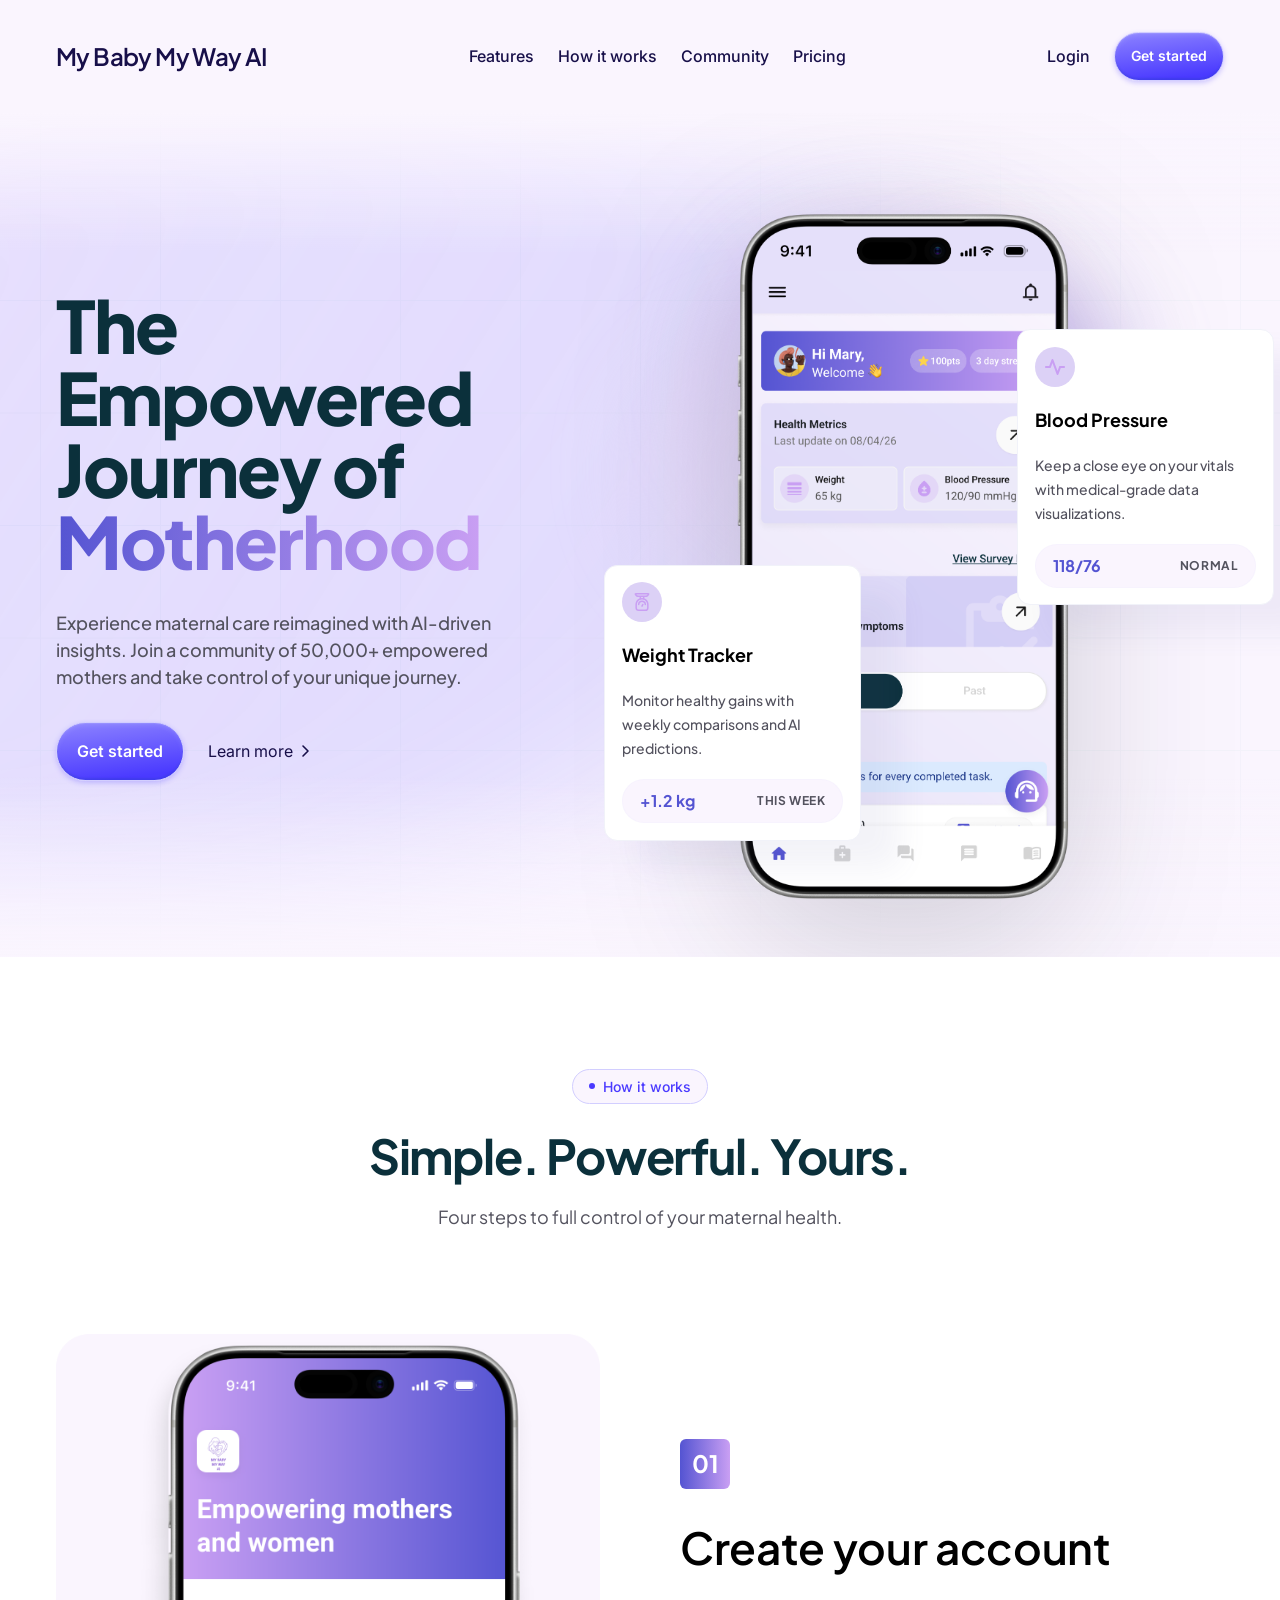
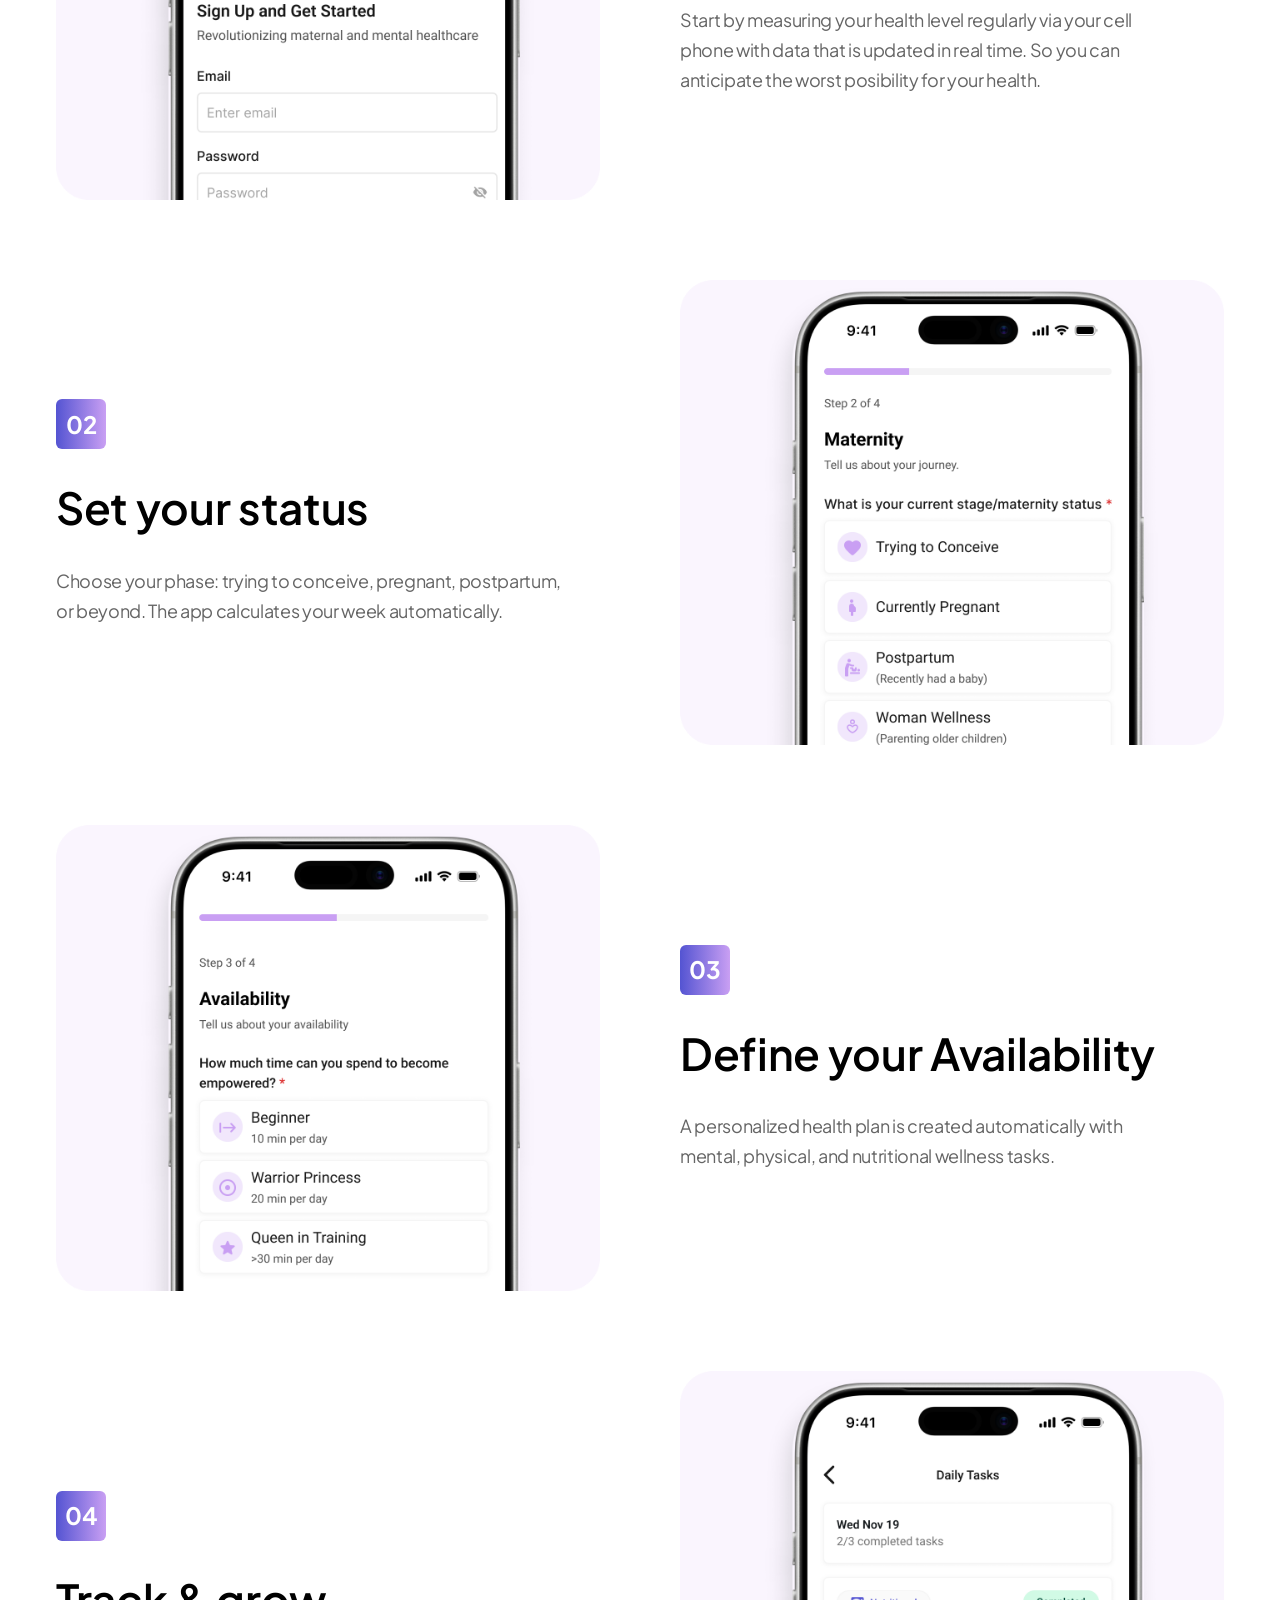
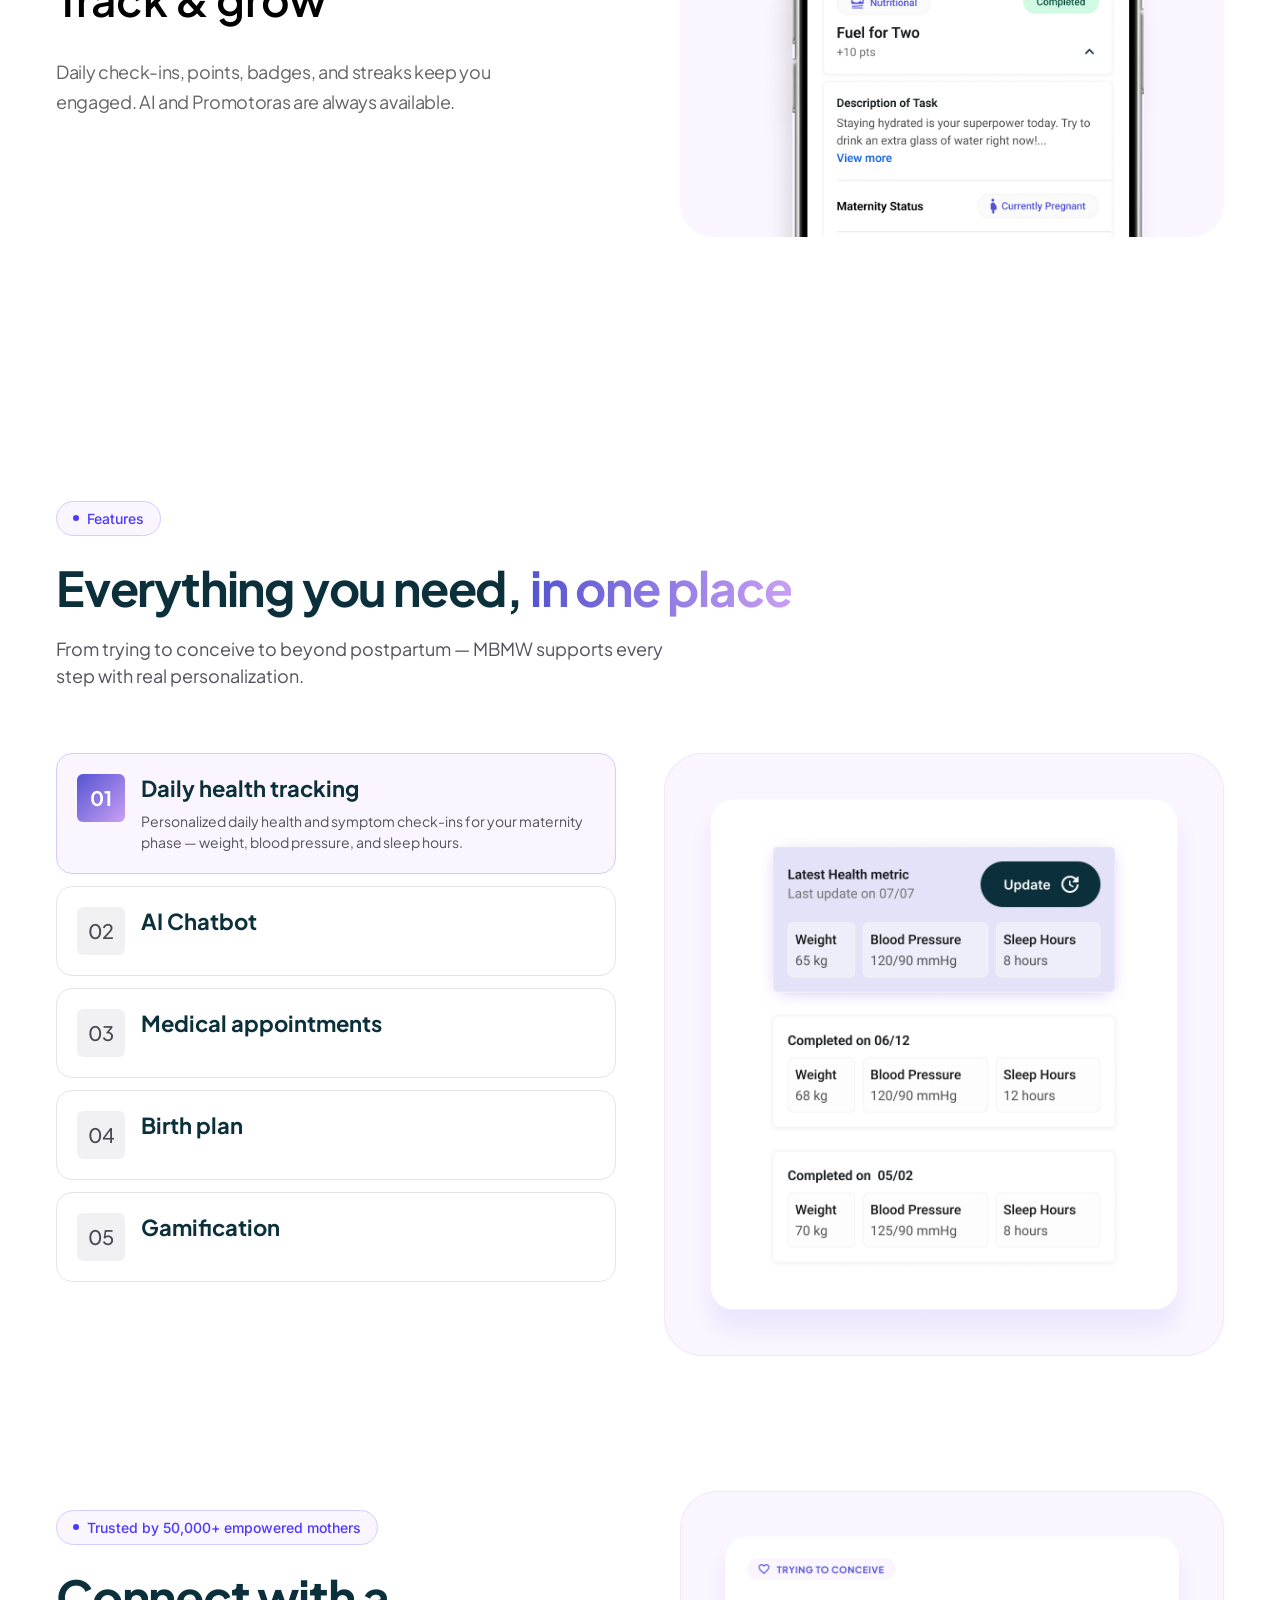
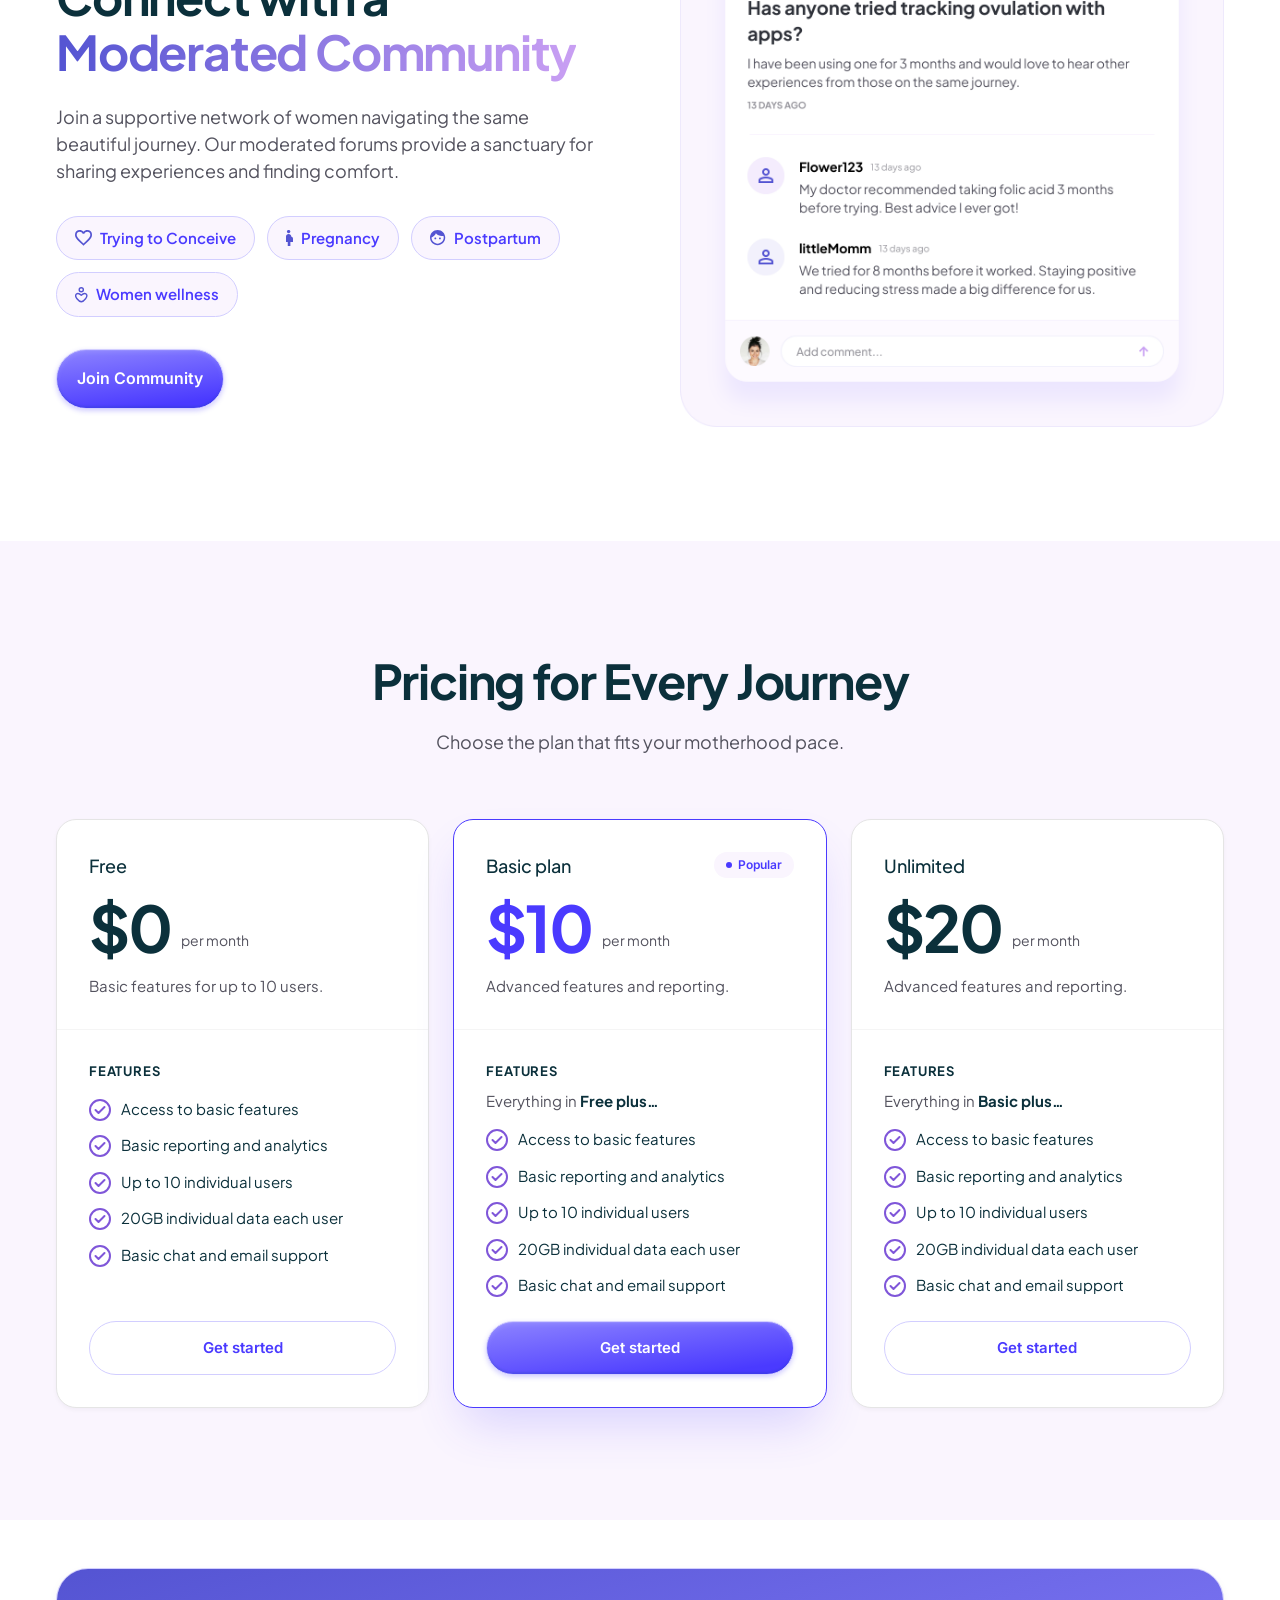
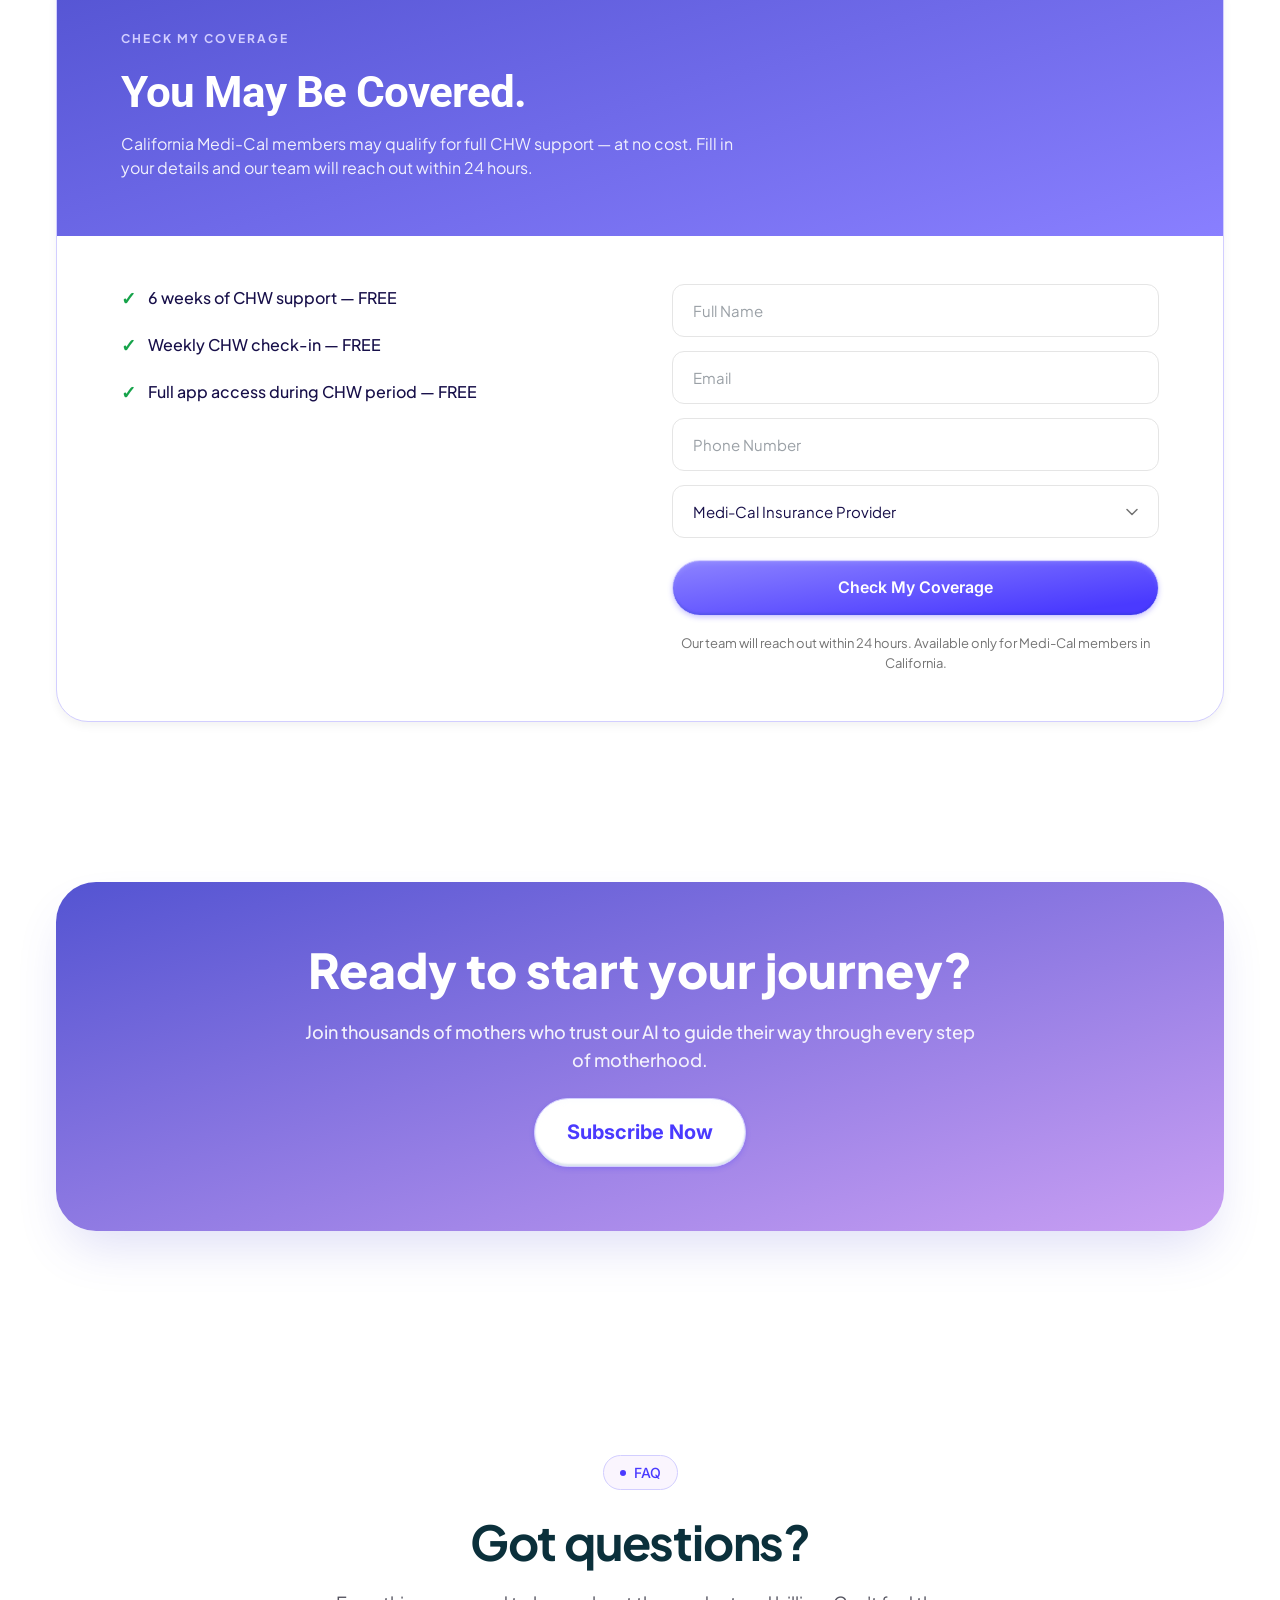
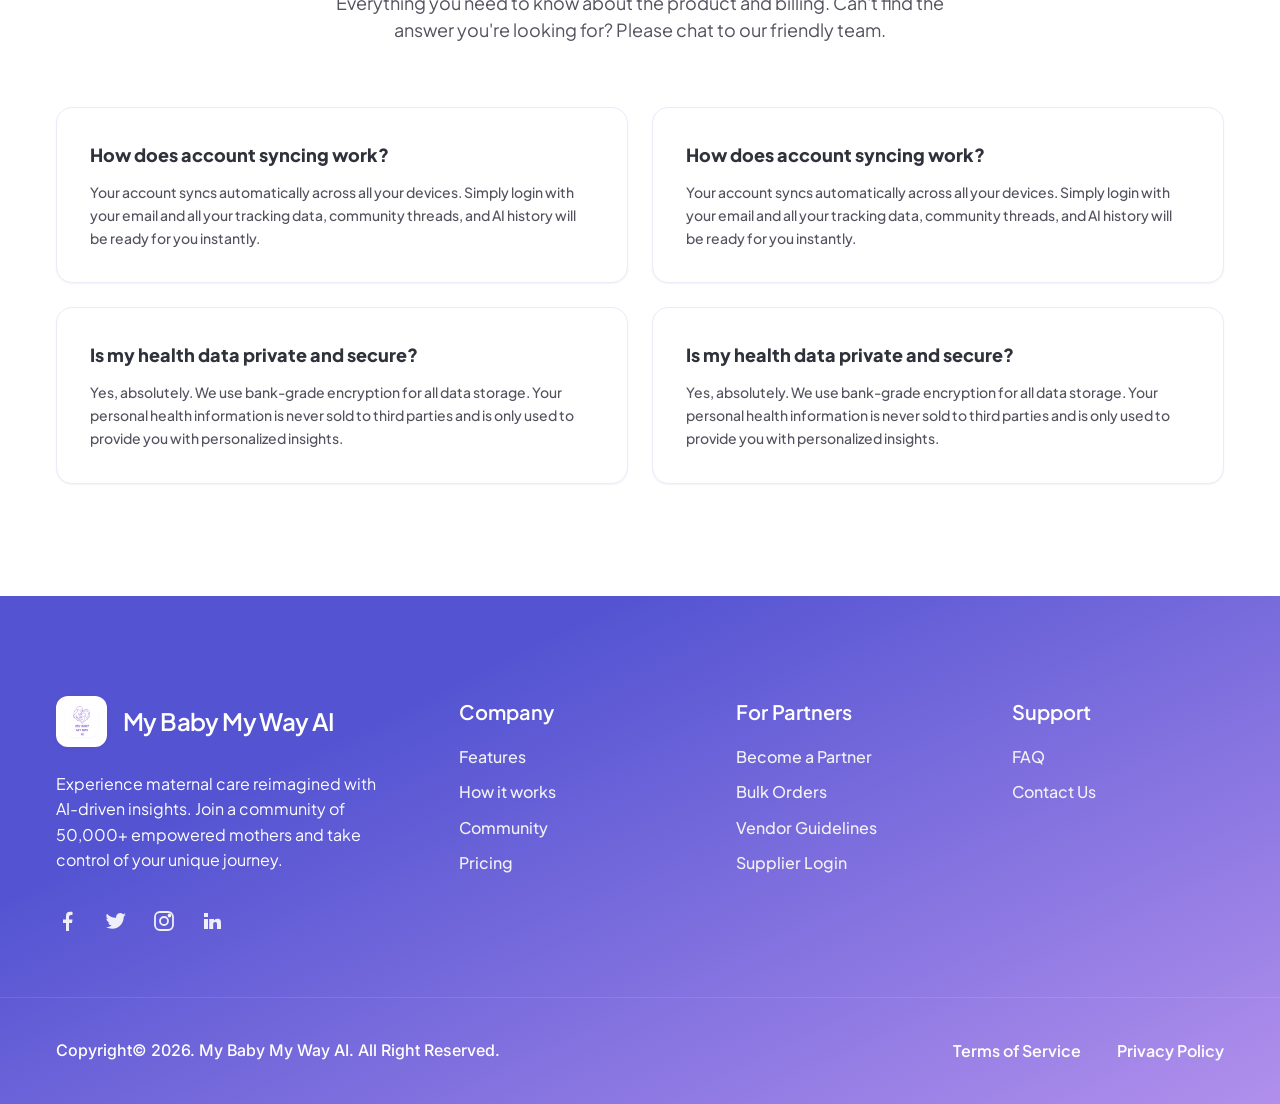
<file: index.html>
<!doctype html>
<html lang="en">
<head>
<meta charset="utf-8" />
<meta name="viewport" content="width=device-width, initial-scale=1" />
<title>My Baby My Way AI — The Empowered Journey of Motherhood</title>
<link rel="preconnect" href="https://fonts.googleapis.com">
<link rel="preconnect" href="https://fonts.gstatic.com" crossorigin>
<link href="https://fonts.googleapis.com/css2?family=Plus+Jakarta+Sans:wght@400;500;600;700;800&family=Inter:wght@400;500;600;700&family=Roboto:wght@400;500;600;700&display=swap" rel="stylesheet">
<link rel="stylesheet" href="styles.css" />
<script src="config.js"></script>
</head>
<body>

<!-- HEADER -->
<header class="site-header">
  <div class="container">
    <a class="brand" href="#">My Baby My Way AI</a>
    <button class="nav-toggle" aria-label="Menu" aria-expanded="false" aria-controls="site-nav">
      <span></span><span></span><span></span>
    </button>
    <nav class="nav" id="site-nav">
      <a href="#features">Features</a>
      <a href="#how-it-works">How it works</a>
      <a href="#community">Community</a>
      <a href="#pricing">Pricing</a>
    </nav>
    <div class="header-cta">
      <a class="login" href="#">Login</a>
      <a class="btn btn-primary" href="#">Get started</a>
    </div>
  </div>
</header>

<!-- HERO -->
<section class="hero">
  <div class="hero-bg">
    <div class="hero-blob"></div>
    <div class="hero-grid"></div>
    <div class="hero-fade-top"></div>
    <div class="hero-fade-bottom"></div>
  </div>
  <div class="container hero-grid-layout">
    <div class="hero-copy">
      <h1 class="hero-title">
        The Empowered<br>
        Journey of<br>
        <span class="gradient-text">Motherhood</span>
      </h1>
      <p class="hero-sub">
        Experience maternal care reimagined with AI-driven insights. Join a community of 50,000+ empowered mothers and take control of your unique journey.
      </p>
      <div class="hero-buttons">
        <a class="btn btn-primary btn-lg" href="#">Get started</a>
        <a class="link-chevron" href="#">Learn more
          <svg width="16" height="16" viewBox="0 0 16 16" fill="none" aria-hidden="true"><path d="M6 3l5 5-5 5" stroke="#170f49" stroke-width="1.6" stroke-linecap="round" stroke-linejoin="round"/></svg>
        </a>
      </div>
    </div>
    <div class="hero-visual">
      <div class="hero-blobs">
        <div class="blob blob-1"></div>
        <div class="blob blob-2"></div>
        <div class="blob blob-3"></div>
      </div>
      <img class="hero-phone-img" src="images/assets/hero-phone.png" alt="My Baby My Way app preview" />
      <!-- Floating BP tile on the right of phone -->
      <div class="float-tile float-tile-bp">
        <div class="float-icon float-icon-heart">
          <img src="images/assets/icon-heart-rate.svg" alt="" width="24" height="24" />
        </div>
        <div class="float-title">Blood Pressure</div>
        <div class="float-desc">Keep a close eye on your vitals with medical-grade data visualizations.</div>
        <div class="float-badge">
          <span class="float-num">118/76</span>
          <span class="float-status">Normal</span>
        </div>
      </div>
      <!-- Floating Weight Tracker tile bottom left -->
      <div class="float-tile float-tile-weight">
        <div class="float-icon float-icon-scale">
          <img src="images/assets/icon-weight-scale.svg" alt="" width="20" height="20" />
        </div>
        <div class="float-title">Weight Tracker</div>
        <div class="float-desc">Monitor healthy gains with weekly comparisons and AI predictions.</div>
        <div class="float-badge">
          <span class="float-num">+1.2 kg</span>
          <span class="float-status">This Week</span>
        </div>
      </div>
    </div>
  </div>
</section>

<!-- SIMPLE POWERFUL YOURS -->
<section class="section how-it-works" id="how-it-works">
  <div class="container">
    <div class="section-head section-head-center">
      <span class="section-chip"><span class="chip-dot"></span> How it works</span>
      <h2 class="section-title-big">Simple. Powerful. Yours.</h2>
      <p class="section-subtitle">Four steps to full control of your maternal health.</p>
    </div>

    <div class="how-row">
      <div class="how-visual"><img src="images/assets/how-1.png" alt="Create your account" /></div>
      <div class="how-copy">
        <span class="step-num">01</span>
        <h3 class="how-title">Create your account</h3>
        <p class="how-desc">Start by measuring your health level regularly via your cell phone with data that is updated in real time. So you can anticipate the worst posibility for your health.</p>
      </div>
    </div>

    <div class="how-row reverse">
      <div class="how-visual"><img src="images/assets/how-2.png" alt="Set your status" /></div>
      <div class="how-copy">
        <span class="step-num">02</span>
        <h3 class="how-title">Set your status</h3>
        <p class="how-desc">Choose your phase: trying to conceive, pregnant, postpartum, or beyond. The app calculates your week automatically.</p>
      </div>
    </div>

    <div class="how-row">
      <div class="how-visual"><img src="images/assets/how-3.png" alt="Define your availability" /></div>
      <div class="how-copy">
        <span class="step-num">03</span>
        <h3 class="how-title">Define your Availability</h3>
        <p class="how-desc">A personalized health plan is created automatically with mental, physical, and nutritional wellness tasks.</p>
      </div>
    </div>

    <div class="how-row reverse">
      <div class="how-visual"><img src="images/assets/how-4.png" alt="Track and grow" /></div>
      <div class="how-copy">
        <span class="step-num">04</span>
        <h3 class="how-title">Track &amp; grow</h3>
        <p class="how-desc">Daily check-ins, points, badges, and streaks keep you engaged. AI and Promotoras are always available.</p>
      </div>
    </div>
  </div>
</section>

<!-- EVERYTHING YOU NEED IN ONE PLACE -->
<section class="section everything" id="features">
  <div class="container">
    <div class="section-head">
      <span class="section-chip"><span class="chip-dot"></span> Features</span>
      <h2 class="section-title-big">Everything you need, <span class="gradient-text-inline">in one place</span></h2>
      <p class="section-subtitle">From trying to conceive to beyond postpartum — MBMW supports every step with real personalization.</p>
    </div>
    <div class="everything-grid">
      <!-- TODO: Replace feat-desc placeholder copy with client-provided descriptions when ready. -->
      <div class="feat-list">
        <div class="feat-item is-active" data-feat="1">
          <span class="feat-num">01</span>
          <div class="feat-body">
            <div class="feat-title">Daily health tracking</div>
            <div class="feat-desc-wrap">
              <div class="feat-desc">Personalized daily health and symptom check-ins for your maternity phase — weight, blood pressure, and sleep hours.</div>
            </div>
          </div>
        </div>
        <div class="feat-item" data-feat="2">
          <span class="feat-num">02</span>
          <div class="feat-body">
            <div class="feat-title">AI Chatbot</div>
            <div class="feat-desc-wrap">
              <div class="feat-desc">Chat with an always-on AI companion trained on maternal health — ask questions, log symptoms, and get personalized guidance anytime.</div>
            </div>
          </div>
        </div>
        <div class="feat-item" data-feat="3">
          <span class="feat-num">03</span>
          <div class="feat-body">
            <div class="feat-title">Medical appointments</div>
            <div class="feat-desc-wrap">
              <div class="feat-desc">Keep every prenatal visit, ultrasound, and follow-up in one calendar — with reminders and notes synced to your care team.</div>
            </div>
          </div>
        </div>
        <div class="feat-item" data-feat="4">
          <span class="feat-num">04</span>
          <div class="feat-body">
            <div class="feat-title">Birth plan</div>
            <div class="feat-desc-wrap">
              <div class="feat-desc">Craft a personalized birth plan that captures your preferences and shares them instantly with your care providers.</div>
            </div>
          </div>
        </div>
        <div class="feat-item" data-feat="5">
          <span class="feat-num">05</span>
          <div class="feat-body">
            <div class="feat-title">Gamification</div>
            <div class="feat-desc-wrap">
              <div class="feat-desc">Earn points, streaks, and badges for healthy habits — motherhood milestones made more rewarding.</div>
            </div>
          </div>
        </div>
      </div>
      <!-- TODO: Replace all feat-preview-img assets with per-feature artwork when the client delivers them. -->
      <div class="feat-preview">
        <img src="images/assets/everything-placeholder.png" alt="Daily health tracking preview" class="feat-preview-img is-active" data-feat-img="1" />
        <img src="images/assets/everything-placeholder.png" alt="AI Chatbot preview" class="feat-preview-img" data-feat-img="2" />
        <img src="images/assets/everything-placeholder.png" alt="Medical appointments preview" class="feat-preview-img" data-feat-img="3" />
        <img src="images/assets/everything-placeholder.png" alt="Birth plan preview" class="feat-preview-img" data-feat-img="4" />
        <img src="images/assets/everything-placeholder.png" alt="Gamification preview" class="feat-preview-img" data-feat-img="5" />
      </div>
    </div>
  </div>
</section>

<!-- COMMUNITY -->
<section class="section community" id="community">
  <div class="container community-grid">
    <div class="community-copy">
      <span class="section-chip"><span class="chip-dot"></span> Trusted by 50,000+ empowered mothers</span>
      <h2 class="section-title-big">Connect with a <span class="gradient-text-inline">Moderated Community</span></h2>
      <p class="section-subtitle">Join a supportive network of women navigating the same beautiful journey. Our moderated forums provide a sanctuary for sharing experiences and finding comfort.</p>
      <div class="community-chips">
        <span class="cat-chip"><img src="images/assets/icon-heart.svg" alt="" width="15" height="14" />Trying to Conceive</span>
        <span class="cat-chip"><img src="images/assets/icon-pregnant.svg" alt="" width="14" height="16" />Pregnancy</span>
        <span class="cat-chip"><img src="images/assets/icon-postpartum.svg" alt="" width="18" height="18" />Postpartum</span>
        <span class="cat-chip"><img src="images/assets/icon-women-wellness.svg" alt="" width="16" height="16" />Women wellness</span>
      </div>
      <a class="btn btn-primary btn-lg" href="#">Join Community</a>
    </div>
    <div class="community-visual">
      <img src="images/assets/safe-space.png" alt="Community safe space" />
    </div>
  </div>
</section>

<!-- PRICING -->
<section class="section pricing" id="pricing">
  <div class="container">
    <div class="section-head section-head-center">
      <h2 class="section-title-big">Pricing for Every Journey</h2>
      <p class="section-subtitle">Choose the plan that fits your motherhood pace.</p>
    </div>
    <div class="pricing-grid">
      <div class="price-card">
        <div class="price-head">
          <div class="price-heading">Free</div>
          <div class="price">
            <span class="price-amount">$0</span>
            <span class="price-period">per month</span>
          </div>
          <p class="price-support">Basic features for up to 10 users.</p>
        </div>
        <div class="price-body">
          <div class="price-label">FEATURES</div>
          <ul class="price-list">
            <li>Access to basic features</li>
            <li>Basic reporting and analytics</li>
            <li>Up to 10 individual users</li>
            <li>20GB individual data each user</li>
            <li>Basic chat and email support</li>
          </ul>
          <a href="#" class="btn btn-ghost btn-full">Get started</a>
        </div>
      </div>

      <div class="price-card price-card-featured">
        <div class="price-head">
          <div class="price-heading-row">
            <div class="price-heading">Basic plan</div>
            <span class="price-badge"><span class="chip-dot"></span> Popular</span>
          </div>
          <div class="price">
            <span class="price-amount price-amount-accent">$10</span>
            <span class="price-period">per month</span>
          </div>
          <p class="price-support">Advanced features and reporting.</p>
        </div>
        <div class="price-body">
          <div class="price-label">FEATURES</div>
          <p class="price-sublabel">Everything in <strong>Free plus…</strong></p>
          <ul class="price-list">
            <li>Access to basic features</li>
            <li>Basic reporting and analytics</li>
            <li>Up to 10 individual users</li>
            <li>20GB individual data each user</li>
            <li>Basic chat and email support</li>
          </ul>
          <a href="#" class="btn btn-primary btn-full">Get started</a>
        </div>
      </div>

      <div class="price-card">
        <div class="price-head">
          <div class="price-heading">Unlimited</div>
          <div class="price">
            <span class="price-amount">$20</span>
            <span class="price-period">per month</span>
          </div>
          <p class="price-support">Advanced features and reporting.</p>
        </div>
        <div class="price-body">
          <div class="price-label">FEATURES</div>
          <p class="price-sublabel">Everything in <strong>Basic plus…</strong></p>
          <ul class="price-list">
            <li>Access to basic features</li>
            <li>Basic reporting and analytics</li>
            <li>Up to 10 individual users</li>
            <li>20GB individual data each user</li>
            <li>Basic chat and email support</li>
          </ul>
          <a href="#" class="btn btn-ghost btn-full">Get started</a>
        </div>
      </div>
    </div>
  </div>
</section>

<!-- COVERAGE -->
<section class="section coverage" id="coverage">
  <div class="container">
    <div class="coverage-card">
      <div class="coverage-header">
        <span class="coverage-chip">CHECK MY COVERAGE</span>
        <h2 class="coverage-title">You May Be Covered.</h2>
        <p class="coverage-sub">California Medi-Cal members may qualify for full CHW support — at no cost. Fill in your details and our team will reach out within 24 hours.</p>
      </div>
      <div class="coverage-body">
        <ul class="coverage-checks">
          <li><span class="check-ico">✓</span> 6 weeks of CHW support — FREE</li>
          <li><span class="check-ico">✓</span> Weekly CHW check-in — FREE</li>
          <li><span class="check-ico">✓</span> Full app access during CHW period — FREE</li>
        </ul>
        <form class="coverage-form" id="coverage-form" novalidate>
          <input type="text" name="full_name" placeholder="Full Name" required />
          <input type="email" name="email" placeholder="Email" required />
          <input type="tel" name="phone" placeholder="Phone Number" required />
          <select name="insurance_provider" required>
            <option value="" disabled selected>Medi-Cal Insurance Provider</option>
            <option value="Anthem Blue Cross">Anthem Blue Cross</option>
            <option value="Blue Shield of California Promise Health Plan">Blue Shield of California Promise Health Plan</option>
            <option value="CalOptima">CalOptima</option>
            <option value="Central California Alliance for Health">Central California Alliance for Health</option>
            <option value="CenCal Health">CenCal Health</option>
            <option value="Community Health Group Partnership Plan">Community Health Group Partnership Plan</option>
            <option value="Gold Coast Health Plan">Gold Coast Health Plan</option>
            <option value="Health Net">Health Net</option>
            <option value="Health Plan of San Mateo">Health Plan of San Mateo</option>
            <option value="Inland Empire Health Plan">Inland Empire Health Plan</option>
            <option value="Kaiser Permanente">Kaiser Permanente</option>
            <option value="L.A. Care Health Plan">L.A. Care Health Plan</option>
            <option value="Molina Healthcare">Molina Healthcare</option>
            <option value="Partnership HealthPlan of California">Partnership HealthPlan of California</option>
            <option value="San Francisco Health Plan">San Francisco Health Plan</option>
            <option value="Santa Clara Family Health Plan">Santa Clara Family Health Plan</option>
            <option value="Other">Other</option>
          </select>
          <button type="submit" class="btn btn-primary btn-full coverage-submit">Check My Coverage</button>
          <p class="coverage-note">Our team will reach out within 24 hours. Available only for Medi-Cal members in California.</p>
          <p class="coverage-success" hidden>Thanks! We received your details and our team will be in touch within 24 hours.</p>
          <p class="coverage-error" hidden>Something went wrong. Please try again.</p>
        </form>
      </div>
    </div>
  </div>
</section>

<!-- CTA -->
<section class="section cta-section">
  <div class="container">
    <div class="cta-card">
      <h2 class="cta-title">Ready to start your journey?</h2>
      <p class="cta-sub">Join thousands of mothers who trust our AI to guide their way through every step of motherhood.</p>
      <a class="btn btn-white btn-lg" href="#">Subscribe Now</a>
    </div>
  </div>
</section>

<!-- FAQ -->
<section class="section faq">
  <div class="container">
    <div class="section-head section-head-center">
      <span class="section-chip"><span class="chip-dot"></span> FAQ</span>
      <h2 class="section-title-big">Got questions?</h2>
      <p class="section-subtitle">Everything you need to know about the product and billing. Can't find the answer you're looking for? Please chat to our friendly team.</p>
    </div>
    <div class="faq-grid">
      <article class="faq-card">
        <h3 class="faq-q">How does account syncing work?</h3>
        <p class="faq-a">Your account syncs automatically across all your devices. Simply login with your email and all your tracking data, community threads, and AI history will be ready for you instantly.</p>
      </article>
      <article class="faq-card">
        <h3 class="faq-q">How does account syncing work?</h3>
        <p class="faq-a">Your account syncs automatically across all your devices. Simply login with your email and all your tracking data, community threads, and AI history will be ready for you instantly.</p>
      </article>
      <article class="faq-card">
        <h3 class="faq-q">Is my health data private and secure?</h3>
        <p class="faq-a">Yes, absolutely. We use bank-grade encryption for all data storage. Your personal health information is never sold to third parties and is only used to provide you with personalized insights.</p>
      </article>
      <article class="faq-card">
        <h3 class="faq-q">Is my health data private and secure?</h3>
        <p class="faq-a">Yes, absolutely. We use bank-grade encryption for all data storage. Your personal health information is never sold to third parties and is only used to provide you with personalized insights.</p>
      </article>
    </div>
  </div>
</section>

<!-- FOOTER -->
<footer class="site-footer">
  <div class="footer-top">
    <div class="container footer-grid">
      <div class="footer-brand">
        <div class="footer-logo">
          <img src="images/assets/footer-logo.png" alt="" class="footer-logo-mark" />
          <span class="footer-logo-text">My Baby My Way AI</span>
        </div>
        <p class="footer-tagline">Experience maternal care reimagined with AI-driven insights. Join a community of 50,000+ empowered mothers and take control of your unique journey.</p>
        <div class="footer-socials">
          <a href="#" aria-label="Facebook"><svg width="18" height="18" viewBox="0 0 24 24" fill="#fff"><path d="M13 22v-8h3l.5-3.5H13V8c0-1 .5-2 2-2h1.5V3s-1.3-.2-2.5-.2c-2.6 0-4 1.5-4 4.2V10.5H7V14h3v8h3z"/></svg></a>
          <a href="#" aria-label="Twitter"><svg width="18" height="18" viewBox="0 0 24 24" fill="#fff"><path d="M22 5.8c-.7.3-1.5.5-2.3.6a4 4 0 001.8-2.2 8 8 0 01-2.5 1 4 4 0 00-6.8 3.6A11.4 11.4 0 013 4.7a4 4 0 001.2 5.3c-.6 0-1.2-.2-1.8-.5 0 2 1.4 3.6 3.3 4-.5.1-1.1.2-1.7.1a4 4 0 003.7 2.8A8 8 0 012 18a11.3 11.3 0 006.2 1.8c7.4 0 11.5-6.2 11.5-11.5v-.5A8 8 0 0022 5.8z"/></svg></a>
          <a href="#" aria-label="Instagram"><svg width="18" height="18" viewBox="0 0 24 24" fill="none" stroke="#fff" stroke-width="1.8"><rect x="3" y="3" width="18" height="18" rx="5"/><circle cx="12" cy="12" r="4"/><circle cx="17.5" cy="6.5" r="1" fill="#fff"/></svg></a>
          <a href="#" aria-label="LinkedIn"><svg width="18" height="18" viewBox="0 0 24 24" fill="#fff"><path d="M4 4h4v4H4V4zm0 6h4v10H4V10zm6 0h4v1.5c.5-.9 1.7-1.8 3.5-1.8 3 0 3.5 2 3.5 4.5V20h-4v-4.8c0-1.3-.5-2.2-1.8-2.2s-2 .9-2 2.2V20h-4V10z"/></svg></a>
        </div>
      </div>
      <div class="footer-col">
        <div class="footer-col-title">Company</div>
        <a href="#">Features</a>
        <a href="#">How it works</a>
        <a href="#">Community</a>
        <a href="#">Pricing</a>
      </div>
      <div class="footer-col">
        <div class="footer-col-title">For Partners</div>
        <a href="#">Become a Partner</a>
        <a href="#">Bulk Orders</a>
        <a href="#">Vendor Guidelines</a>
        <a href="#">Supplier Login</a>
      </div>
      <div class="footer-col">
        <div class="footer-col-title">Support</div>
        <a href="#">FAQ</a>
        <a href="#">Contact Us</a>
      </div>
    </div>
  </div>
  <div class="footer-bottom">
    <div class="container footer-bottom-row">
      <span class="footer-copyright">Copyright© 2026. My Baby My Way AI. All Right Reserved.</span>
      <div class="footer-legal">
        <a href="#">Terms of Service</a>
        <a href="#">Privacy Policy</a>
      </div>
    </div>
  </div>
</footer>

<script>
  (function () {
    const items = document.querySelectorAll('.feat-item');
    const imgs = document.querySelectorAll('.feat-preview-img');
    if (!items.length) return;

    let current = 0;
    let timer;
    const INTERVAL = 4500;

    function activate(index) {
      current = index;
      items.forEach((el, i) => el.classList.toggle('is-active', i === index));
      imgs.forEach((el, i) => el.classList.toggle('is-active', i === index));
    }

    function schedule() {
      clearInterval(timer);
      timer = setInterval(() => activate((current + 1) % items.length), INTERVAL);
    }

    items.forEach((el, i) => {
      el.addEventListener('click', () => { activate(i); schedule(); });
    });

    const section = document.querySelector('.everything');
    if (section && 'IntersectionObserver' in window) {
      const io = new IntersectionObserver((entries) => {
        entries.forEach((e) => {
          if (e.isIntersecting) schedule();
          else clearInterval(timer);
        });
      }, { threshold: 0.2 });
      io.observe(section);
    } else {
      schedule();
    }
  })();

  (function coverageForm() {
    const form = document.getElementById('coverage-form');
    if (!form) return;
    const SUPABASE_URL = window.__SUPABASE_URL__ || '';
    const SUPABASE_ANON_KEY = window.__SUPABASE_ANON_KEY__ || '';
    const btn = form.querySelector('.coverage-submit');
    const success = form.querySelector('.coverage-success');
    const error = form.querySelector('.coverage-error');
    form.addEventListener('submit', async (e) => {
      e.preventDefault();
      success.hidden = true; error.hidden = true;
      const data = Object.fromEntries(new FormData(form).entries());
      btn.disabled = true; btn.textContent = 'Submitting…';
      try {
        const res = await fetch(SUPABASE_URL + '/rest/v1/coverage_leads', {
          method: 'POST',
          headers: {
            'Content-Type': 'application/json',
            'apikey': SUPABASE_ANON_KEY,
            'Authorization': 'Bearer ' + SUPABASE_ANON_KEY,
            'Prefer': 'return=minimal'
          },
          body: JSON.stringify(data)
        });
        if (!res.ok) throw new Error(await res.text());
        form.reset();
        success.hidden = false;
      } catch (err) {
        console.error(err);
        error.hidden = false;
      } finally {
        btn.disabled = false; btn.textContent = 'Check My Coverage';
      }
    });
  })();

  (function navToggle() {
    const header = document.querySelector('.site-header');
    const toggle = header && header.querySelector('.nav-toggle');
    if (!header || !toggle) return;
    const close = () => {
      header.classList.remove('is-open');
      toggle.setAttribute('aria-expanded', 'false');
    };
    toggle.addEventListener('click', () => {
      const open = header.classList.toggle('is-open');
      toggle.setAttribute('aria-expanded', open ? 'true' : 'false');
    });
    header.querySelectorAll('.nav a, .header-cta a').forEach(a => {
      a.addEventListener('click', close);
    });
  })();
</script>

</body>
</html>
</file>
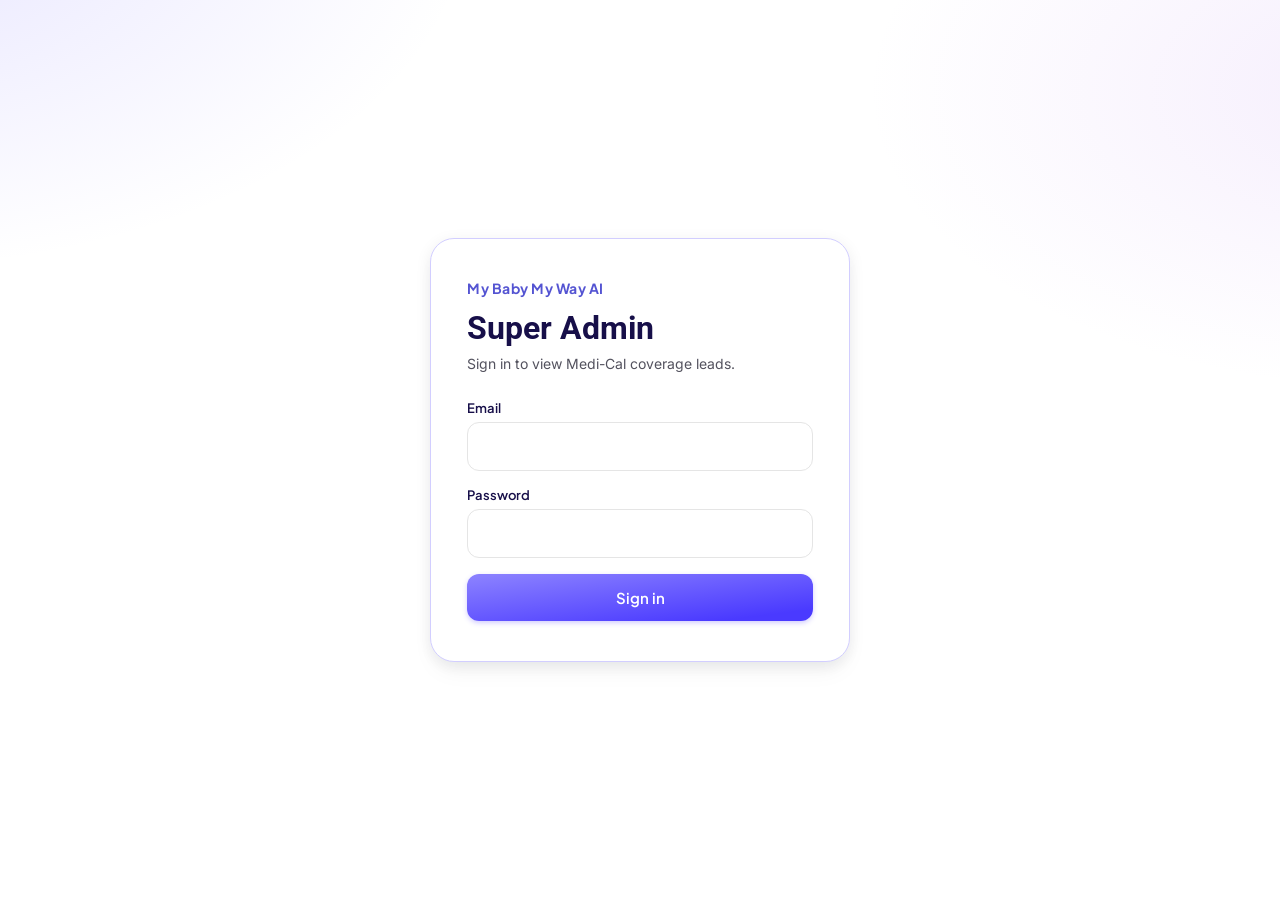
<file: admin.html>
<!doctype html>
<html lang="en">
<head>
<meta charset="utf-8" />
<meta name="viewport" content="width=device-width, initial-scale=1" />
<title>MBMW — Coverage Leads Admin</title>
<link rel="preconnect" href="https://fonts.googleapis.com">
<link rel="preconnect" href="https://fonts.gstatic.com" crossorigin>
<link href="https://fonts.googleapis.com/css2?family=Plus+Jakarta+Sans:wght@400;500;600;700;800&family=Inter:wght@400;500;600;700&family=Roboto:wght@400;500;600;700&display=swap" rel="stylesheet">
<link rel="stylesheet" href="admin.css" />
<script src="config.js"></script>
<script type="module" src="admin.js"></script>
</head>
<body>
<div class="bg-gradient"></div>

<!-- LOGIN -->
<section class="auth-screen" id="auth-screen">
  <div class="auth-card">
    <div class="auth-brand">My Baby My Way AI</div>
    <h1 class="auth-title">Super Admin</h1>
    <p class="auth-sub">Sign in to view Medi-Cal coverage leads.</p>
    <form id="login-form" class="auth-form" method="post" action="javascript:void(0)" autocomplete="on" novalidate>
      <label>Email<input type="email" name="email" required autocomplete="email" /></label>
      <label>Password<input type="password" name="password" required autocomplete="current-password" /></label>
      <button type="submit" class="btn btn-primary btn-full" id="login-btn">Sign in</button>
      <p class="auth-error" id="login-error" hidden></p>
    </form>
  </div>
</section>

<!-- DASHBOARD -->
<section class="dash-screen" id="dash-screen" hidden>
  <header class="dash-header">
    <div class="container">
      <div class="dash-brand">My Baby My Way AI <span>· Admin</span></div>
      <div class="dash-user">
        <span id="dash-email"></span>
        <button class="btn btn-ghost" id="logout-btn">Sign out</button>
      </div>
    </div>
  </header>
  <main class="container dash-main">
    <div class="dash-head">
      <h1>Coverage Leads</h1>
      <p class="dash-sub">Medi-Cal coverage check submissions. Most recent first.</p>
    </div>
    <div class="dash-table-wrap">
      <table class="dash-table">
        <thead>
          <tr>
            <th>Submitted</th>
            <th>Full Name</th>
            <th>Email</th>
            <th>Phone</th>
            <th>Insurance Provider</th>
          </tr>
        </thead>
        <tbody id="leads-body">
          <tr><td colspan="5" class="dash-empty">Loading…</td></tr>
        </tbody>
      </table>
    </div>
  </main>
</section>

</body>
</html>
</file>
<file: styles.css>
/* =========================================================
   My Baby My Way AI — Landing Page
   Pixel-perfect build of Figma node 7522:13820
   ========================================================= */

:root {
  --purple-700: #4a3aff;
  --purple-600: #897fff;
  --purple-300: #d2ceff;
  --brand-primary: #c99ff3;
  --brand-tertiary: #5454d2;
  --brand-secondary: #beb9f2;
  --brand-alternate: #0b303b;
  --neutral-700: #170f49;
  --text-primary: #14181b;
  --text-body: #53525e;
  --text-secondary: #525252;
  --neutral-500: #737373;
  --neutral-300: #d4d4d4;
  --neutral-200: #e5e5e5;
  --neutral-100: #f5f5f5;
  --neutral-50: #fafafa;
  --white: #fff;
  --soft-pink: #faf5fe;
  --soft-lilac: #f1f0fb;
  --grid-line: #edeef7;

  --primary-gradient: linear-gradient(173deg, #897fff 5%, #4a3aff 87%);
  --brand-gradient-horizontal: linear-gradient(90deg, #5454d2 0%, #c99ff3 100%);
  --cta-gradient: linear-gradient(90deg, #5454d2 0%, #c99ff3 100%);

  --radius-pill: 200px;
  --radius-card: 12px;
  --radius-lg: 20px;
  --radius-xl: 24px;

  --shadow-button: 0 2px 5px 0 rgba(74,58,255,0.25);
  --shadow-tile: 38.3px 27.4px 30px 0 rgba(105,100,168,0.08);
  --shadow-card-lg: 0 4px 16px 0 rgba(16,24,40,0.08), 0 12px 24px -4px rgba(16,24,40,0.05);
  --shadow-s: 0 1px 5px 0 rgba(0,0,0,0.05);
  --shadow-m: 0 4px 10px 0 rgba(0,0,0,0.05);
}

/* ------- base ------- */
* { box-sizing: border-box; }
html, body { margin: 0; padding: 0; overflow-x: hidden; }
body {
  font-family: 'Inter', system-ui, -apple-system, sans-serif;
  color: var(--neutral-700);
  background: var(--white);
  -webkit-font-smoothing: antialiased;
  line-height: 1.5;
}
a { color: inherit; text-decoration: none; }
img { max-width: 100%; display: block; }
h1, h2, h3, h4, h5 { margin: 0; font-family: 'Plus Jakarta Sans', 'Inter', sans-serif; }
p { margin: 0; }
ul { margin: 0; padding: 0; list-style: none; }
button { font: inherit; cursor: pointer; border: 0; background: none; color: inherit; }

.container {
  width: 100%;
  max-width: 1216px;
  margin: 0 auto;
  padding: 0 24px;
}

/* ---------- buttons ---------- */
.btn {
  display: inline-flex;
  align-items: center;
  justify-content: center;
  gap: 6px;
  font-family: 'Inter', sans-serif;
  font-weight: 600;
  font-size: 14px;
  line-height: 1.35;
  padding: 14px 16px;
  border-radius: var(--radius-pill);
  transition: transform .15s ease, box-shadow .15s ease, opacity .15s ease;
  border: .5px solid var(--purple-300);
  white-space: nowrap;
}
.btn-lg {
  font-size: 16px;
  padding: 18px 20px;
}
.btn-full { width: 100%; padding: 16px 20px; font-size: 15px; }
.btn-primary {
  background: var(--primary-gradient);
  color: var(--white);
  box-shadow: var(--shadow-button),
    inset 0 -2px 2px 0 rgba(0,66,137,0.15),
    inset 0 1px 1px 0 rgba(255,255,255,0.1),
    inset 0 3px 4px 0 rgba(223,238,255,0.1);
}
.btn-primary:hover { transform: translateY(-1px); }
.btn-white {
  background: var(--white);
  color: var(--purple-700);
  border: 0;
  padding: 16px 28px;
  font-weight: 600;
}
.btn-white:hover { background: #fafafe; }
.btn-ghost {
  background: transparent;
  color: var(--purple-700);
  border: 1px solid var(--purple-300);
  font-weight: 600;
}
.btn-ghost:hover { background: var(--soft-pink); }

.link-chevron {
  display: inline-flex;
  align-items: center;
  gap: 4px;
  font-size: 16px;
  color: var(--neutral-700);
  font-weight: 400;
}

/* ---------- header ---------- */
.site-header {
  position: relative;
  z-index: 20;
  padding: 32px 0;
  background: var(--soft-pink);
}
.site-header .container {
  display: flex;
  align-items: center;
  justify-content: space-between;
  gap: 32px;
}
.brand {
  font-family: 'Plus Jakarta Sans', sans-serif;
  font-weight: 600;
  font-size: 24px;
  letter-spacing: -0.6px;
  color: var(--neutral-700);
  white-space: nowrap;
}
.nav {
  display: flex;
  gap: 24px;
  align-items: center;
}
.nav a {
  font-family: 'Inter', sans-serif;
  font-weight: 500;
  font-size: 16px;
  color: var(--neutral-700);
  line-height: 1.35;
}
.nav a:hover { color: var(--purple-700); }
.header-cta {
  display: flex;
  align-items: center;
  gap: 24px;
}
.header-cta .login {
  font-family: 'Inter', sans-serif;
  font-weight: 500;
  font-size: 16px;
  color: var(--neutral-700);
}
.nav-toggle {
  display: none;
  width: 44px; height: 44px;
  border-radius: 10px;
  align-items: center;
  justify-content: center;
  flex-direction: column;
  gap: 5px;
  background: transparent;
  padding: 0;
}
.nav-toggle span {
  display: block;
  width: 22px; height: 2px;
  background: var(--neutral-700);
  border-radius: 2px;
  transition: transform .2s, opacity .2s;
}
.site-header.is-open .nav-toggle span:nth-child(1) { transform: translateY(7px) rotate(45deg); }
.site-header.is-open .nav-toggle span:nth-child(2) { opacity: 0; }
.site-header.is-open .nav-toggle span:nth-child(3) { transform: translateY(-7px) rotate(-45deg); }

/* ---------- hero ---------- */
.hero {
  position: relative;
  overflow: hidden;
  background: var(--soft-pink);
  padding: 0 0 96px;
}
.hero-bg {
  position: absolute; inset: 0;
  pointer-events: none;
  z-index: 0;
}
.hero-blob {
  position: absolute;
  left: -437px; top: -104px;
  width: 1378px; height: 910px;
  transform: rotate(-12.91deg);
  background: linear-gradient(135deg, rgba(200,160,243,.45) 0%, rgba(137,127,255,.35) 40%, rgba(74,58,255,.25) 100%);
  border-radius: 45% 55% 50% 50% / 50% 45% 55% 50%;
  filter: blur(85px);
  opacity: 0.55;
}
.hero-grid {
  position: absolute;
  left: 50%; top: calc(50% - 10px);
  transform: translate(-50%,-50%);
  width: 1440px;
  height: 900px;
  background-image:
    linear-gradient(to right, var(--grid-line) 1px, transparent 1px),
    linear-gradient(to bottom, var(--grid-line) 1px, transparent 1px);
  background-size: calc(1440px / 12) calc(900px / 8);
  opacity: 0.5;
  mix-blend-mode: multiply;
}
.hero-fade-top {
  position: absolute; left: 0; top: 0; right: 0;
  height: 140px;
  background: linear-gradient(to bottom, var(--soft-pink), rgba(255,255,255,0));
}
.hero-fade-bottom {
  position: absolute; left: 0; bottom: 0; right: 0;
  height: 180px;
  background: linear-gradient(to top, var(--soft-pink), rgba(255,255,255,0));
}

.hero-grid-layout {
  position: relative;
  z-index: 1;
  display: grid;
  grid-template-columns: 1fr 620px;
  gap: 64px;
  align-items: center;
  padding-top: 96px;
  padding-bottom: 0;
  min-height: 710px;
}

.hero-copy { max-width: 729px; }
.hero-title {
  font-family: 'Plus Jakarta Sans', sans-serif;
  font-weight: 800;
  font-size: 72px;
  line-height: 72px;
  letter-spacing: -1.8px;
  color: var(--brand-alternate);
  margin-bottom: 32px;
}
.gradient-text {
  background: var(--brand-gradient-horizontal);
  -webkit-background-clip: text;
  background-clip: text;
  color: transparent;
}
.gradient-text-inline {
  background: var(--brand-gradient-horizontal);
  -webkit-background-clip: text;
  background-clip: text;
  color: transparent;
}
.hero-sub {
  font-family: 'Plus Jakarta Sans', sans-serif;
  font-weight: 500;
  font-size: 18px;
  line-height: 1.5;
  color: var(--text-body);
  max-width: 567px;
  margin-bottom: 32px;
}
.hero-buttons {
  display: flex;
  gap: 24px;
  align-items: center;
}

/* ---------- hero phone / visual ---------- */
.hero-visual {
  position: relative;
  height: 652px;
  width: 620px;
}
.hero-blobs {
  position: absolute;
  inset: 0;
  pointer-events: none;
}
.blob {
  position: absolute;
  border-radius: 50%;
  filter: blur(45px);
  opacity: .55;
}
.blob-1 { background: #d8c4f5; width: 340px; height: 300px; left: 110px; top: 20px; }
.blob-2 { background: #b9a4f2; width: 260px; height: 240px; left: 260px; top: 60px; }
.blob-3 { background: #e7d9f7; width: 280px; height: 260px; left: 40px; top: 130px; }

.hero-phone-img {
  position: absolute;
  left: 130px;
  top: 0;
  width: 340px;
  height: auto;
  z-index: 2;
  filter: drop-shadow(0 40px 80px rgba(16,24,40,0.18));
}

/* Floating hero tiles */
.float-tile {
  position: absolute;
  background: #fff;
  border: .618px solid #f1f2f9;
  border-radius: 13.137px;
  padding: 16.618px;
  display: flex;
  flex-direction: column;
  gap: 19px;
  box-shadow: 38.315px 27.368px 30px 0 rgba(105,100,168,0.08);
  width: 257px;
  z-index: 3;
}
.float-tile-bp {
  right: -50px;
  top: 120px;
}
.float-tile-weight {
  left: 0;
  bottom: 20px;
}
.float-icon {
  width: 40px; height: 40px;
  border-radius: 9999px;
  background: #dcd1f6;
  display: flex; align-items: center; justify-content: center;
}
.float-title {
  font-family: 'Plus Jakarta Sans', sans-serif;
  font-weight: 700;
  font-size: 18px;
  color: #000;
  line-height: 28px;
}
.float-desc {
  font-family: 'Plus Jakarta Sans', sans-serif;
  font-weight: 500;
  font-size: 14px;
  color: var(--text-body);
  line-height: 24px;
}
.float-badge {
  display: flex;
  justify-content: space-between;
  align-items: center;
  padding: 9px 17px;
  background: var(--soft-pink);
  border: 1px solid rgba(190,185,242,0.05);
  border-radius: 24px;
}
.float-num {
  font-family: 'Plus Jakarta Sans', sans-serif;
  font-weight: 700;
  font-size: 16px;
  color: var(--brand-tertiary);
}
.float-status {
  font-family: 'Plus Jakarta Sans', sans-serif;
  font-weight: 700;
  font-size: 12px;
  color: var(--text-body);
  letter-spacing: 0.6px;
  text-transform: uppercase;
}

/* ---------- section shared ---------- */
.section {
  position: relative;
  padding: 112px 0;
  background: #fff;
}
.section-head {
  margin-bottom: 64px;
  max-width: 1216px;
}
.section-head-center {
  margin: 0 auto 64px;
  text-align: center;
}
.section-chip {
  display: inline-flex;
  align-items: center;
  gap: 8px;
  padding: 6px 16px;
  background: var(--soft-pink);
  border: 1px solid var(--purple-300);
  border-radius: 40px;
  font-family: 'Inter', sans-serif;
  font-weight: 500;
  font-size: 14px;
  color: var(--purple-700);
  margin-bottom: 24px;
}
.chip-dot {
  width: 6px; height: 6px;
  background: var(--purple-700);
  border-radius: 50%;
}
.section-title-big {
  font-family: 'Plus Jakarta Sans', sans-serif;
  font-weight: 700;
  font-size: 48px;
  line-height: 1.15;
  color: var(--brand-alternate);
  letter-spacing: -1.2px;
  margin-bottom: 20px;
}
.section-subtitle {
  font-family: 'Plus Jakarta Sans', sans-serif;
  font-weight: 400;
  font-size: 18px;
  line-height: 1.5;
  color: var(--text-body);
  max-width: 640px;
}
.section-head-center .section-subtitle { margin-left: auto; margin-right: auto; }

/* ---------- how it works ---------- */
.how-it-works { background: #fff; }
.how-row {
  display: grid;
  grid-template-columns: 1fr 1fr;
  gap: 80px;
  align-items: center;
  padding: 40px 0;
}
.how-row.reverse .how-visual { order: 2; }
.how-row.reverse .how-copy { order: 1; }
.how-visual {
  position: relative;
  display: flex;
  justify-content: center;
  align-items: center;
}
.how-visual img {
  width: 100%;
  max-width: 653px;
  height: auto;
  display: block;
}
.how-copy { max-width: 505px; display: flex; flex-direction: column; gap: 34px; }
.step-num {
  display: inline-flex;
  align-items: center;
  justify-content: center;
  width: 50px;
  height: 50px;
  padding: 8px;
  background: linear-gradient(270deg, #c99ff3 0%, #5454d2 100%);
  color: #fff;
  font-family: 'Plus Jakarta Sans', sans-serif;
  font-weight: 700;
  font-size: 24px;
  line-height: 1.4;
  border-radius: 6px;
  margin: 0;
}
.how-title {
  font-family: 'Plus Jakarta Sans', sans-serif;
  font-weight: 600;
  font-size: 44px;
  line-height: 1.1;
  color: #000;
  letter-spacing: -0.3333px;
  margin: 0;
}
.how-desc {
  font-family: 'Plus Jakarta Sans', sans-serif;
  font-weight: 400;
  font-size: 18px;
  line-height: 30px;
  color: #656565;
  letter-spacing: -0.3333px;
  margin: 0;
}

/* ---------- everything section ---------- */
.everything { background: #fff; padding-bottom: 96px; }
.everything-grid {
  display: grid;
  grid-template-columns: 1fr 1fr;
  gap: 48px;
  align-items: start;
}
.feat-list { display: flex; flex-direction: column; gap: 12px; }
.feat-item {
  display: flex;
  align-items: flex-start;
  gap: 16px;
  padding: 20px;
  background: var(--white);
  border: 1px solid var(--neutral-200);
  border-radius: 16px;
  cursor: pointer;
  transition: background .3s ease, border-color .3s ease;
}
.feat-item.is-active {
  background: var(--soft-pink);
  border-color: var(--purple-300);
}
.feat-num {
  width: 48px; height: 48px;
  background: #f1f1f4;
  border-radius: 6px;
  font-family: 'Plus Jakarta Sans', sans-serif;
  font-weight: 500;
  font-size: 20px;
  color: #4a4a55;
  display: inline-flex;
  align-items: center;
  justify-content: center;
  flex-shrink: 0;
  transition: background .3s ease, color .3s ease;
}
.feat-item.is-active .feat-num {
  background: linear-gradient(135deg, #5454d2 0%, #c99ff3 100%);
  color: #fff;
  font-weight: 700;
}
.feat-body { flex: 1; min-width: 0; }
.feat-title {
  font-family: 'Plus Jakarta Sans', sans-serif;
  font-weight: 700;
  font-size: 22px;
  line-height: 1.3;
  color: var(--brand-alternate);
}
.feat-desc-wrap {
  display: grid;
  grid-template-rows: 0fr;
  overflow: hidden;
  transition: grid-template-rows .4s ease;
}
.feat-item.is-active .feat-desc-wrap {
  grid-template-rows: 1fr;
}
.feat-desc-wrap > .feat-desc { min-height: 0; }
.feat-desc {
  font-family: 'Plus Jakarta Sans', sans-serif;
  font-size: 14px;
  color: var(--text-body);
  line-height: 1.5;
  padding-top: 8px;
  opacity: 0;
  transition: opacity .3s ease .1s;
}
.feat-item.is-active .feat-desc { opacity: 1; }
.feat-preview {
  display: flex;
  justify-content: center;
  position: relative;
  min-height: 520px;
}
.feat-preview-img {
  width: 100%;
  max-width: 560px;
  height: auto;
  position: absolute;
  top: 0;
  left: 50%;
  transform: translateX(-50%);
  opacity: 0;
  transition: opacity .4s ease;
  pointer-events: none;
}
.feat-preview-img.is-active {
  opacity: 1;
  pointer-events: auto;
}

/* ---------- community ---------- */
.community {
  background: #fff;
}
.community-grid {
  display: grid;
  grid-template-columns: 1fr 1fr;
  gap: 80px;
  align-items: center;
}
.community-copy { padding: 20px 0; }
.community-copy .section-title-big { margin-bottom: 24px; }
.community-copy .section-subtitle { margin-bottom: 32px; }
.community-chips {
  display: flex;
  flex-wrap: wrap;
  gap: 12px;
  margin-bottom: 32px;
}
.cat-chip {
  display: inline-flex;
  align-items: center;
  gap: 8px;
  padding: 10px 18px;
  background: var(--soft-pink);
  border: 1px solid var(--purple-300);
  border-radius: 40px;
  font-family: 'Plus Jakarta Sans', sans-serif;
  font-weight: 600;
  font-size: 15px;
  color: var(--purple-700);
}
.cat-chip img {
  width: auto;
  height: 16px;
  flex-shrink: 0;
}
.community-visual { display: flex; justify-content: center; }
.community-visual img {
  width: 100%;
  max-width: 560px;
  height: auto;
}

/* ---------- pricing ---------- */
.pricing { background: var(--soft-pink); padding: 112px 0; }
.pricing-grid {
  display: grid;
  grid-template-columns: 1fr 1fr 1fr;
  gap: 24px;
  max-width: 1216px;
  margin: 0 auto;
  align-items: stretch;
}
.price-card {
  background: #fff;
  border: 1px solid var(--neutral-200);
  border-radius: 20px;
  overflow: hidden;
  display: flex;
  flex-direction: column;
  box-shadow: 0 2px 4px rgba(16,24,40,0.04);
}
.price-card-featured {
  border: 1.5px solid var(--purple-700);
  box-shadow: 0 25px 50px -12px rgba(74,58,255,0.20);
}
.price-head {
  padding: 32px;
  border-bottom: 1px solid var(--neutral-100);
}
.price-heading-row {
  display: flex;
  align-items: center;
  justify-content: space-between;
  gap: 12px;
  margin-bottom: 16px;
}
.price-heading {
  font-family: 'Plus Jakarta Sans', sans-serif;
  font-weight: 500;
  font-size: 18px;
  color: var(--brand-alternate);
  margin-bottom: 16px;
}
.price-heading-row .price-heading { margin-bottom: 0; }
.price-badge {
  display: inline-flex;
  align-items: center;
  gap: 6px;
  padding: 4px 12px;
  background: var(--soft-pink);
  color: var(--purple-700);
  border-radius: 40px;
  font-family: 'Inter', sans-serif;
  font-weight: 600;
  font-size: 12px;
}
.price-badge .chip-dot { width: 6px; height: 6px; }
.price {
  display: flex;
  align-items: flex-end;
  gap: 10px;
  margin-bottom: 16px;
}
.price-amount {
  font-family: 'Plus Jakarta Sans', sans-serif;
  font-weight: 700;
  font-size: 64px;
  line-height: 1;
  color: var(--brand-alternate);
  letter-spacing: -2px;
}
.price-amount-accent { color: var(--purple-700); }
.price-period {
  font-family: 'Plus Jakarta Sans', sans-serif;
  font-size: 14px;
  color: var(--text-body);
  line-height: 1.2;
  margin-bottom: 10px;
}
.price-support {
  font-family: 'Plus Jakarta Sans', sans-serif;
  font-size: 15px;
  color: var(--text-body);
  line-height: 1.5;
  margin: 0;
}
.price-body {
  padding: 32px;
  display: flex;
  flex-direction: column;
  gap: 16px;
  flex: 1;
}
.price-label {
  font-family: 'Plus Jakarta Sans', sans-serif;
  font-weight: 700;
  font-size: 13px;
  color: var(--brand-alternate);
  letter-spacing: 0.8px;
}
.price-sublabel {
  font-family: 'Plus Jakarta Sans', sans-serif;
  font-size: 15px;
  color: var(--text-body);
  margin-top: -8px;
}
.price-sublabel strong { color: var(--brand-alternate); font-weight: 700; }
.price-list {
  display: flex;
  flex-direction: column;
  gap: 14px;
  flex: 1;
  margin-bottom: 8px;
}
.price-list li {
  position: relative;
  padding-left: 32px;
  font-family: 'Plus Jakarta Sans', sans-serif;
  font-size: 15px;
  color: var(--brand-alternate);
  line-height: 1.5;
}
.price-list li::before {
  content: '';
  position: absolute;
  left: 0;
  top: 1px;
  width: 22px; height: 22px;
  background: url("images/assets/icon-checkmark.svg") center/contain no-repeat;
}

/* ---------- cta ---------- */
.cta-section { background: #fff; padding: 112px 0; }
.cta-card {
  background: linear-gradient(163.33deg, #5454d2 0%, #c99ff3 100%);
  color: #fff;
  border-radius: 40px;
  padding: 64px;
  text-align: center;
  box-shadow: 0 25px 50px -12px rgba(84,84,210,0.20);
  position: relative;
  overflow: hidden;
  display: flex;
  flex-direction: column;
  align-items: center;
  gap: 24px;
}
.cta-title {
  font-family: 'Plus Jakarta Sans', sans-serif;
  font-weight: 800;
  font-size: 48px;
  line-height: 1;
  letter-spacing: 0;
  margin: 0;
}
.cta-sub {
  font-family: 'Plus Jakarta Sans', sans-serif;
  font-weight: 500;
  font-size: 18px;
  color: rgba(255,255,255,0.9);
  line-height: 28px;
  max-width: 672px;
  margin: 0;
}
.cta-card .btn-white {
  padding: 20px 32px;
  font-family: 'Inter', sans-serif;
  font-weight: 700;
  font-size: 20px;
  line-height: 1.35;
  border: 0.5px solid #d2ceff;
  box-shadow: 0 2px 5px rgba(74,58,255,0.25),
    inset 0 -2px 2px 0 rgba(0,66,137,0.15),
    inset 0 1px 1px 0 rgba(255,255,255,0.1),
    inset 0 3px 4px 0 rgba(223,238,255,0.1);
}

/* ---------- faq ---------- */
.faq { background: #fff; padding: 112px 0; }
.faq-grid {
  display: grid;
  grid-template-columns: 1fr 1fr;
  gap: 24px;
  max-width: 1216px;
  margin: 0 auto;
}
.faq-card {
  padding: 33px;
  background: #fff;
  border: 1px solid #eee9fb;
  border-radius: 16px;
  box-shadow: 0 1px 2px rgba(0,0,0,0.05);
}
.faq-q {
  font-family: 'Plus Jakarta Sans', sans-serif;
  font-weight: 800;
  font-size: 18px;
  color: #2f323a;
  line-height: 28px;
  margin: 0 0 12px;
}
.faq-a {
  font-family: 'Plus Jakarta Sans', sans-serif;
  font-weight: 500;
  font-size: 14px;
  color: #53525e;
  line-height: 1.625;
}

/* ---------- footer ---------- */
.site-footer {
  background: linear-gradient(154.09deg, #5454d2 27.17%, #c99ff3 119.02%);
  color: #fff;
  box-shadow: 0 25px 50px 0 rgba(84,84,210,0.2);
}
.footer-top { padding: 100px 0 64px; }
.footer-grid {
  display: grid;
  grid-template-columns: 1.6fr 1fr 1fr 1fr;
  gap: 64px;
}
.footer-logo {
  display: flex;
  align-items: center;
  gap: 16px;
  margin-bottom: 24px;
}
.footer-logo-mark {
  width: 51px; height: 51px;
  border-radius: 12px;
  display: block;
  background: #fff;
  padding: 6px;
  object-fit: contain;
  box-shadow: 0 1px 5px rgba(0,0,0,0.05);
}
.footer-logo-text {
  font-family: 'Plus Jakarta Sans', sans-serif;
  font-weight: 600;
  font-size: 24px;
  line-height: 32px;
  letter-spacing: -0.6px;
  color: #fff;
}
.footer-tagline {
  font-family: 'Plus Jakarta Sans', sans-serif;
  font-weight: 400;
  font-size: 16px;
  color: #fff;
  line-height: 1.6;
  margin-bottom: 36px;
  max-width: 359px;
}
.footer-socials { display: flex; gap: 24px; }
.footer-socials a {
  width: 24px; height: 24px;
  display: inline-flex;
  align-items: center;
  justify-content: center;
  opacity: 0.9;
  transition: opacity .15s;
}
.footer-socials a:hover { opacity: 1; }
.footer-socials svg { width: 24px; height: 24px; }

.footer-col { display: flex; flex-direction: column; gap: 10px; }
.footer-col-title {
  font-family: 'Plus Jakarta Sans', sans-serif;
  font-weight: 600;
  font-size: 20px;
  line-height: 1.6;
  color: #fff;
  margin-bottom: 6px;
}
.footer-col a {
  font-family: 'Plus Jakarta Sans', sans-serif;
  font-weight: 500;
  font-size: 16px;
  color: #f2f2f2;
  line-height: 1.6;
  transition: color .15s;
}
.footer-col a:hover { color: #fff; }

.footer-bottom {
  border-top: 1px solid rgba(255,255,255,0.1);
  padding: 40px 0;
}
.footer-bottom-row {
  display: flex;
  justify-content: space-between;
  align-items: center;
  gap: 24px;
  flex-wrap: wrap;
}
.footer-copyright {
  font-family: 'Inter', sans-serif;
  font-weight: 500;
  font-size: 16px;
  line-height: 1.6;
  color: #fff;
}
.footer-legal { display: flex; gap: 36px; }
.footer-legal a {
  font-family: 'Plus Jakarta Sans', sans-serif;
  font-weight: 600;
  font-size: 16px;
  line-height: 1.6;
  color: #fff;
}
.footer-legal a:hover { opacity: 0.85; }

/* ---------- responsive ---------- */
@media (max-width: 1200px) {
  .hero-grid-layout { grid-template-columns: 1fr 520px; gap: 40px; }
  .hero-visual { width: 520px; }
  .hero-phone-img { left: 90px; }
  .float-tile-bp { right: -20px; }
  .footer-grid { grid-template-columns: 1fr 1fr; }
}
@media (max-width: 960px) {
  .hero-grid-layout {
    grid-template-columns: 1fr;
    padding-top: 48px;
  }
  .hero-visual { width: 100%; height: 560px; }
  .hero-phone-img { left: 50%; transform: translateX(-50%); }
  .hero-title { font-size: 52px; line-height: 1.05; }
  .section-title-big { font-size: 36px; }
  .how-row, .how-row.reverse { grid-template-columns: 1fr; gap: 32px; }
  .how-row.reverse .how-visual, .how-row.reverse .how-copy { order: unset; }
  .everything-grid, .community-grid { grid-template-columns: 1fr; gap: 40px; }
  .everything-features-grid { grid-template-columns: 1fr; }
  .pricing-grid { grid-template-columns: 1fr; }
  .faq-grid { grid-template-columns: 1fr; }
  .cta-title { font-size: 32px; }
  .footer-grid { grid-template-columns: 1fr 1fr; gap: 40px; }
  .footer-bottom-row { flex-direction: column; align-items: flex-start; }
  .float-tile { width: 220px; }
  .float-tile-bp { right: -10px; top: 60px; }
  .float-tile-weight { left: 0; bottom: 0; }
}
@media (max-width: 720px) {
  .site-header { padding: 20px 0; }
  .site-header .container {
    flex-wrap: wrap;
    row-gap: 16px;
    column-gap: 12px;
  }
  .nav-toggle { display: inline-flex; margin-left: auto; }
  .brand { font-size: 20px; }
  .nav,
  .header-cta {
    display: none;
    flex-basis: 100%;
    order: 3;
  }
  .site-header.is-open .nav,
  .site-header.is-open .header-cta {
    display: flex;
    flex-direction: column;
    align-items: stretch;
    gap: 12px;
    padding-top: 8px;
  }
  .site-header.is-open .nav a,
  .site-header.is-open .header-cta .login {
    padding: 10px 4px;
    font-size: 17px;
  }
  .site-header.is-open .header-cta .btn { width: 100%; }
}
@media (max-width: 560px) {
  .hero { padding-bottom: 64px; }
  .hero-title { font-size: 38px; letter-spacing: -1px; }
  .hero-sub { font-size: 16px; }
  .hero-buttons { flex-direction: column; align-items: center; gap: 20px; }
  .hero-buttons .btn-primary { width: 100%; justify-content: center; }
  .hero-buttons .link-chevron { align-self: center; }
  .hero-visual { height: 480px; }
  .hero-phone-img { width: 260px; }
  .float-tile {
    width: 180px;
    padding: 12px;
    gap: 12px;
    border-radius: 10px;
    box-shadow: 24px 18px 30px 0 rgba(105,100,168,0.10);
  }
  .float-tile .float-icon { width: 32px; height: 32px; }
  .float-tile .float-title { font-size: 15px; }
  .float-tile .float-desc { font-size: 12px; line-height: 1.45; }
  .float-tile-bp { right: -8px; top: 24px; }
  .float-tile-weight { left: -8px; bottom: 8px; }
  .section { padding: 72px 0; }
  .cta-card { padding: 40px 24px; border-radius: 24px; }
  .cta-title { font-size: 28px; }
  .cta-sub { font-size: 16px; line-height: 24px; }
  .faq-card { padding: 24px; }
  .footer-top { padding: 64px 0 48px; }
  .footer-grid { grid-template-columns: 1fr; gap: 40px; }
  .footer-bottom { padding: 28px 0; }
  .footer-copyright, .footer-legal a { font-size: 14px; }
  .footer-legal { gap: 24px; flex-wrap: wrap; }
  .coverage-card { border-radius: 24px; }
  .coverage-header { padding: 40px 24px; border-radius: 24px 24px 0 0; }
  .coverage-title { font-size: 32px; }
  .coverage-body { grid-template-columns: 1fr; gap: 32px; padding: 32px 24px; }
}

/* ---------- coverage ---------- */
.coverage { background: #fff; padding: 48px 0 48px; }
.coverage-card {
  border: 1px solid var(--purple-300);
  border-radius: 32px;
  overflow: hidden;
  background: #fff;
  box-shadow: var(--shadow-m);
}
.coverage-header {
  background: linear-gradient(163.33deg, #5454d2 0%, #897fff 100%);
  color: #fff;
  padding: 56px 64px;
}
.coverage-chip {
  display: inline-block;
  font-family: 'Plus Jakarta Sans', sans-serif;
  font-weight: 700;
  font-size: 12px;
  letter-spacing: 2px;
  color: #d2ceff;
  margin-bottom: 20px;
  text-transform: uppercase;
}
.coverage-title {
  font-family: 'Plus Jakarta Sans', sans-serif;
  font-weight: 700;
  font-size: 44px;
  line-height: 1.1;
  letter-spacing: -1px;
  margin: 0 0 16px;
  color: #fff;
  font-family: 'Roboto', serif;
}
.coverage-sub {
  font-family: 'Plus Jakarta Sans', sans-serif;
  font-size: 16px;
  line-height: 1.5;
  color: rgba(255,255,255,0.9);
  margin: 0;
  max-width: 640px;
}
.coverage-body {
  display: grid;
  grid-template-columns: 1fr 1fr;
  gap: 64px;
  padding: 48px 64px;
  align-items: start;
}
.coverage-checks {
  list-style: none;
  padding: 0;
  margin: 0;
  display: flex;
  flex-direction: column;
  gap: 20px;
}
.coverage-checks li {
  font-family: 'Plus Jakarta Sans', sans-serif;
  font-size: 16px;
  color: var(--neutral-700);
  display: flex;
  align-items: center;
  gap: 12px;
  font-weight: 500;
}
.coverage-checks .check-ico {
  color: #16a34a;
  font-weight: 700;
  font-size: 18px;
}
.coverage-form { display: flex; flex-direction: column; gap: 14px; }
.coverage-form input,
.coverage-form select {
  font-family: 'Plus Jakarta Sans', sans-serif;
  font-size: 15px;
  padding: 16px 20px;
  border: 1px solid var(--neutral-200);
  border-radius: 12px;
  background: #fff;
  color: var(--neutral-700);
  outline: none;
  transition: border-color 0.15s, box-shadow 0.15s;
  appearance: none;
  -webkit-appearance: none;
}
.coverage-form select {
  background-image: url("data:image/svg+xml;utf8,<svg xmlns='http://www.w3.org/2000/svg' width='12' height='8' viewBox='0 0 12 8' fill='none'><path d='M1 1.5L6 6.5L11 1.5' stroke='%23737373' stroke-width='1.5' stroke-linecap='round' stroke-linejoin='round'/></svg>");
  background-repeat: no-repeat;
  background-position: right 20px center;
  padding-right: 44px;
}
.coverage-form input::placeholder { color: #9aa0a6; }
.coverage-form input:focus,
.coverage-form select:focus {
  border-color: var(--purple-600);
  box-shadow: 0 0 0 3px rgba(137,127,255,0.15);
}
.coverage-submit { margin-top: 8px; padding: 16px 24px; font-size: 16px; }
.coverage-note {
  font-family: 'Plus Jakarta Sans', sans-serif;
  font-size: 13px;
  color: var(--neutral-500);
  text-align: center;
  margin: 4px 0 0;
}
.coverage-success {
  font-family: 'Plus Jakarta Sans', sans-serif;
  font-size: 14px;
  color: #16a34a;
  text-align: center;
  margin: 4px 0 0;
  font-weight: 600;
}
.coverage-error {
  font-family: 'Plus Jakarta Sans', sans-serif;
  font-size: 14px;
  color: #dc2626;
  text-align: center;
  margin: 4px 0 0;
}
</file>
<file: admin.css>
:root {
  --purple-700: #4a3aff;
  --purple-600: #897fff;
  --purple-300: #d2ceff;
  --brand-tertiary: #5454d2;
  --neutral-700: #170f49;
  --text-body: #53525e;
  --neutral-500: #737373;
  --neutral-300: #d4d4d4;
  --neutral-200: #e5e5e5;
  --neutral-100: #f5f5f5;
  --neutral-50: #fafafa;
  --soft-pink: #faf5fe;
  --primary-gradient: linear-gradient(173deg, #897fff 5%, #4a3aff 87%);
  --shadow-button: 0 2px 5px 0 rgba(74,58,255,0.25);
  --shadow-m: 0 4px 10px 0 rgba(0,0,0,0.05);
  --shadow-card-lg: 0 4px 16px 0 rgba(16,24,40,0.08), 0 12px 24px -4px rgba(16,24,40,0.05);
}

* { box-sizing: border-box; }
html, body { margin: 0; padding: 0; }
body {
  font-family: 'Inter', 'Plus Jakarta Sans', system-ui, sans-serif;
  color: var(--neutral-700);
  background: #fff;
  min-height: 100vh;
}

.bg-gradient {
  position: fixed;
  inset: 0;
  background:
    radial-gradient(1000px 600px at -10% -10%, rgba(137,127,255,0.20), transparent 60%),
    radial-gradient(900px 500px at 110% 10%, rgba(201,159,243,0.18), transparent 60%),
    #fff;
  z-index: -1;
}

.container {
  max-width: 1200px;
  margin: 0 auto;
  padding: 0 24px;
}

.btn {
  display: inline-flex;
  align-items: center;
  justify-content: center;
  font-family: 'Plus Jakarta Sans', sans-serif;
  font-weight: 600;
  font-size: 15px;
  padding: 12px 20px;
  border: none;
  border-radius: 12px;
  cursor: pointer;
  text-decoration: none;
  transition: transform 0.15s, box-shadow 0.15s, background 0.15s;
}
.btn-primary {
  background: var(--primary-gradient);
  color: #fff;
  box-shadow: var(--shadow-button);
}
.btn-primary:hover { transform: translateY(-1px); }
.btn-primary:disabled { opacity: 0.6; cursor: not-allowed; transform: none; }
.btn-ghost {
  background: transparent;
  color: var(--neutral-700);
  border: 1px solid var(--neutral-200);
}
.btn-ghost:hover { background: var(--soft-pink); }
.btn-full { width: 100%; padding: 14px 20px; }

/* AUTH */
.auth-screen {
  min-height: 100vh;
  display: flex;
  align-items: center;
  justify-content: center;
  padding: 40px 20px;
}
.auth-card {
  width: 100%;
  max-width: 420px;
  background: #fff;
  border: 1px solid var(--purple-300);
  border-radius: 24px;
  padding: 40px 36px;
  box-shadow: var(--shadow-card-lg);
}
.auth-brand {
  font-family: 'Plus Jakarta Sans', sans-serif;
  font-weight: 700;
  font-size: 14px;
  color: var(--brand-tertiary);
  letter-spacing: 0.5px;
  margin-bottom: 12px;
}
.auth-title {
  font-family: 'Roboto', serif;
  font-weight: 700;
  font-size: 32px;
  margin: 0 0 8px;
  color: var(--neutral-700);
}
.auth-sub {
  font-size: 14px;
  color: var(--text-body);
  margin: 0 0 28px;
}
.auth-form {
  display: flex;
  flex-direction: column;
  gap: 16px;
}
.auth-form label {
  display: flex;
  flex-direction: column;
  gap: 6px;
  font-family: 'Plus Jakarta Sans', sans-serif;
  font-size: 13px;
  font-weight: 600;
  color: var(--neutral-700);
}
.auth-form input {
  font-family: 'Plus Jakarta Sans', sans-serif;
  font-size: 15px;
  padding: 14px 16px;
  border: 1px solid var(--neutral-200);
  border-radius: 12px;
  background: #fff;
  color: var(--neutral-700);
  outline: none;
  transition: border-color 0.15s, box-shadow 0.15s;
}
.auth-form input:focus {
  border-color: var(--purple-600);
  box-shadow: 0 0 0 3px rgba(137,127,255,0.15);
}
.auth-error {
  font-size: 14px;
  color: #dc2626;
  margin: 0;
  text-align: center;
}

/* DASHBOARD */
.dash-header {
  background: #fff;
  border-bottom: 1px solid var(--neutral-200);
  padding: 18px 0;
  position: sticky;
  top: 0;
  z-index: 10;
}
.dash-header .container {
  display: flex;
  align-items: center;
  justify-content: space-between;
  gap: 16px;
}
.dash-brand {
  font-family: 'Plus Jakarta Sans', sans-serif;
  font-weight: 700;
  font-size: 18px;
  color: var(--neutral-700);
}
.dash-brand span { color: var(--brand-tertiary); font-weight: 500; }
.dash-user {
  display: flex;
  align-items: center;
  gap: 16px;
  font-size: 14px;
  color: var(--text-body);
}
.dash-main { padding: 40px 0 80px; }
.dash-head { margin-bottom: 24px; }
.dash-head h1 {
  font-family: 'Roboto', serif;
  font-weight: 700;
  font-size: 32px;
  margin: 0 0 8px;
  color: var(--neutral-700);
}
.dash-sub { margin: 0; font-size: 15px; color: var(--text-body); }

.dash-table-wrap {
  background: #fff;
  border: 1px solid var(--neutral-200);
  border-radius: 16px;
  overflow-x: auto;
  box-shadow: var(--shadow-m);
}
.dash-table {
  width: 100%;
  border-collapse: collapse;
  font-family: 'Plus Jakarta Sans', sans-serif;
}
.dash-table th {
  text-align: left;
  font-size: 12px;
  font-weight: 700;
  text-transform: uppercase;
  letter-spacing: 0.8px;
  color: var(--neutral-500);
  padding: 16px 20px;
  background: var(--soft-pink);
  border-bottom: 1px solid var(--neutral-200);
  white-space: nowrap;
}
.dash-table td {
  font-size: 14px;
  color: var(--neutral-700);
  padding: 16px 20px;
  border-bottom: 1px solid var(--neutral-100);
  vertical-align: top;
}
.dash-table tbody tr:last-child td { border-bottom: none; }
.dash-table tbody tr:hover { background: var(--neutral-50); }
.dash-empty {
  text-align: center !important;
  color: var(--neutral-500) !important;
  padding: 48px 20px !important;
}

@media (max-width: 640px) {
  .dash-head h1 { font-size: 24px; }
  .auth-card { padding: 28px 20px; }
  .auth-title { font-size: 26px; }
}
</file>
